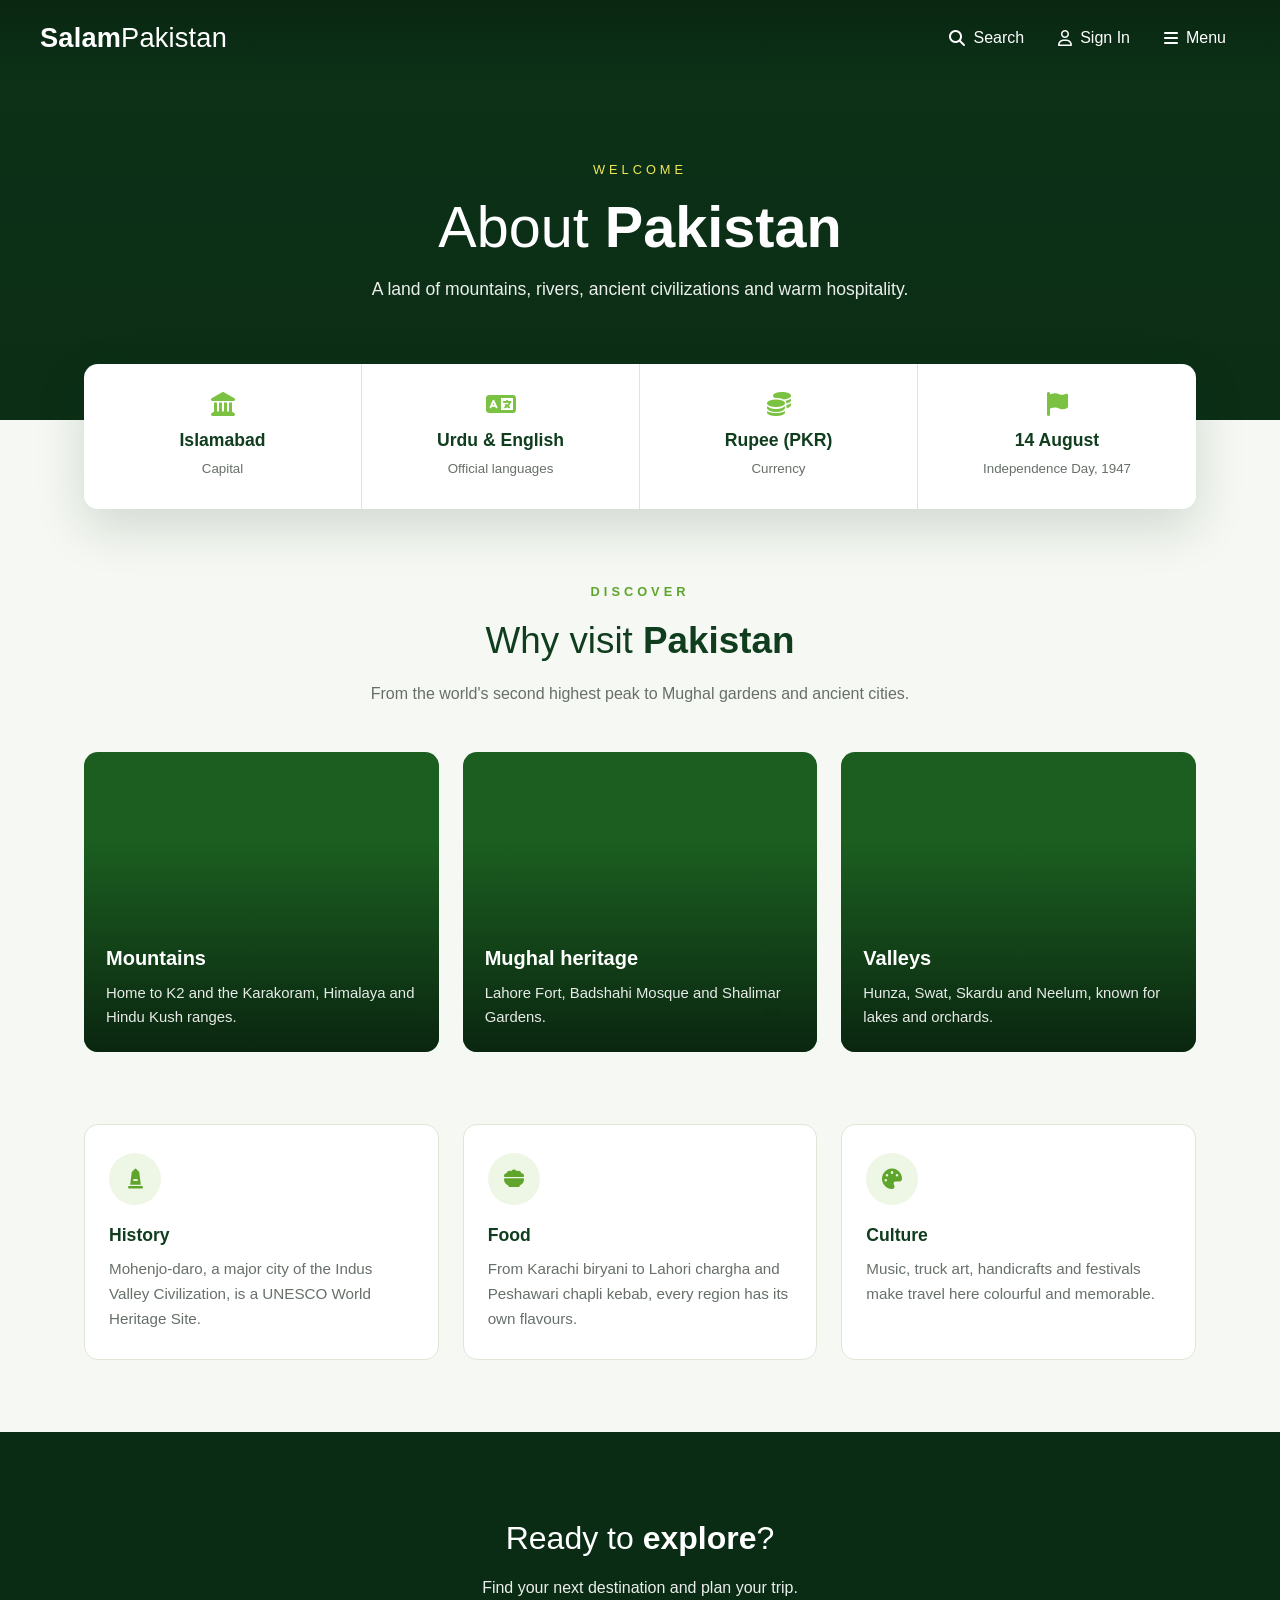
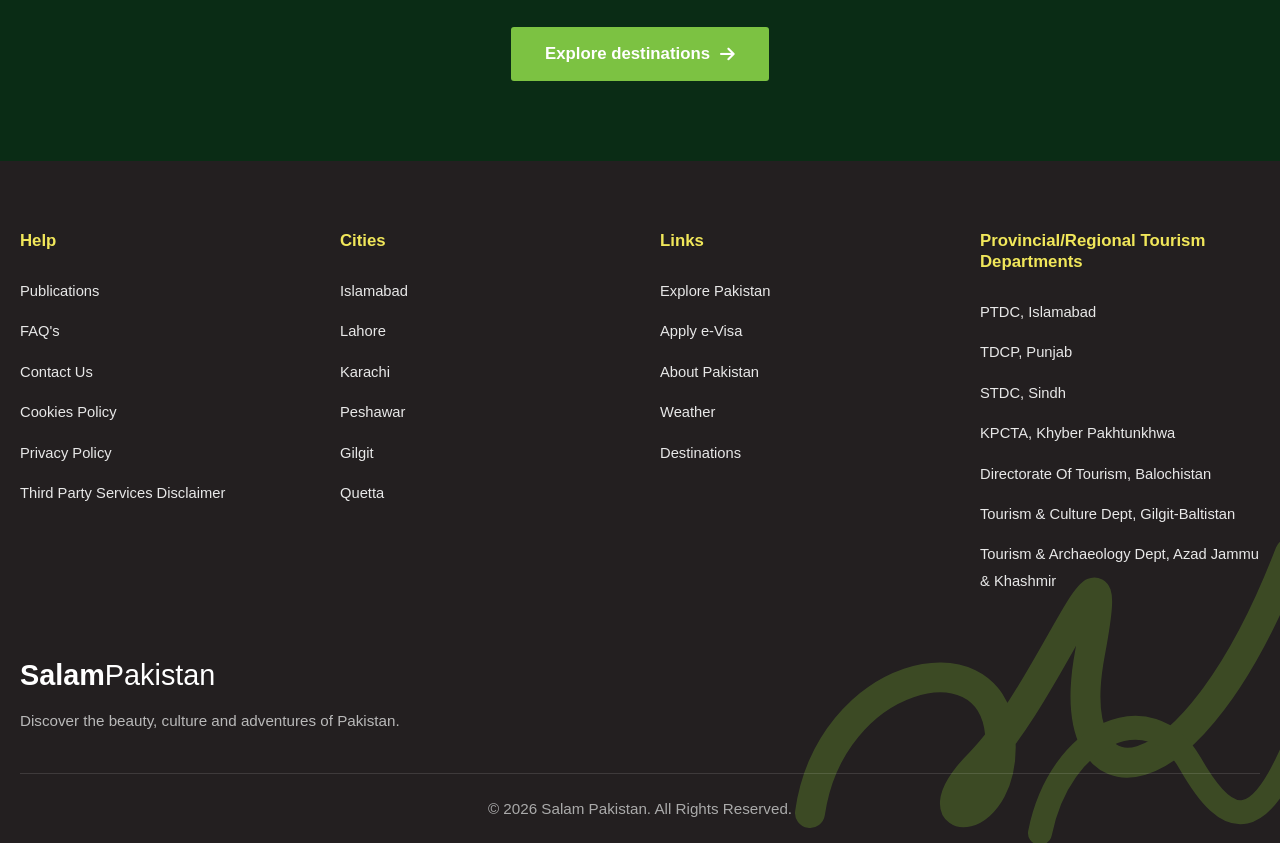
<file: about.html>
<!DOCTYPE html>
<html lang="en">
<head>
    <meta charset="UTF-8">
    <meta name="viewport" content="width=device-width, initial-scale=1.0">
    <title>About Pakistan | Salam Pakistan</title>

    <link rel="stylesheet" href="https://cdnjs.cloudflare.com/ajax/libs/font-awesome/6.5.2/css/all.min.css">
    <link rel="stylesheet" href="pages.css">
    <link rel="stylesheet" href="signin.css">
</head>
<body>

<!-- HEADER -->
<header class="header">
    <a class="brand" href="index.html">Salam<span>Pakistan</span></a>

    <div class="header-tools">
        <a href="explore.html" class="hide-sm"><i class="fa-solid fa-magnifying-glass"></i> Search</a>
        <button id="accountBtn"><i class="fa-regular fa-user"></i> Sign In</button>

        <div class="menu-wrapper">
            <button id="menuBtn"><i class="fa-solid fa-bars"></i> Menu</button>
            <div class="menu-dropdown" id="menuDropdown">
                <a href="index.html"><i class="fa-solid fa-house"></i> Home</a>
                <a href="explore.html"><i class="fa-solid fa-compass"></i> Explore Pakistan</a>
                <a href="evisa.html"><i class="fa-solid fa-passport"></i> Apply e-Visa</a>
                <a href="explore.html"><i class="fa-solid fa-map"></i> Travel Guide</a>
                <a href="about.html" class="current"><i class="fa-solid fa-circle-info"></i> About Pakistan</a>
                <a href="contact.html"><i class="fa-solid fa-envelope"></i> Contact Us</a>
            </div>
        </div>
    </div>
</header>

<!--  HERO  -->
<section class="page-hero"
         style="background-image:url('https://images.unsplash.com/photo-1470770841072-f978cf4d019e?auto=format&fit=crop&w=2000&q=85')">
    <div class="page-hero-inner">
        <span class="kicker">Welcome</span>
        <h1>About <b>Pakistan</b></h1>
        <p>A land of mountains, rivers, ancient civilizations and warm hospitality.</p>
    </div>
</section>

<main>


    <div class="wrap">
        <div class="facts">
            <div class="fact"><i class="fa-solid fa-landmark"></i><strong>Islamabad</strong><small>Capital</small></div>
            <div class="fact"><i class="fa-solid fa-language"></i><strong>Urdu &amp; English</strong><small>Official languages</small></div>
            <div class="fact"><i class="fa-solid fa-coins"></i><strong>Rupee (PKR)</strong><small>Currency</small></div>
            <div class="fact"><i class="fa-solid fa-flag"></i><strong>14 August</strong><small>Independence Day, 1947</small></div>
        </div>
    </div>


    <section class="section">
        <div class="wrap">
            <div class="section-heading">
                <p>DISCOVER</p>
                <h2>Why visit <b>Pakistan</b></h2>
                <span>From the world's second highest peak to Mughal gardens and ancient cities.</span>
            </div>

            <div class="grid g3">
                <a class="pcard" href="explore.html"
                   style="background-image:url('https://images.unsplash.com/photo-1589308078059-be1415eab4c3?auto=format&fit=crop&w=900&q=80')">
                    <div>
                        <h3>Mountains</h3>
                        <p>Home to K2 and the Karakoram, Himalaya and Hindu Kush ranges.</p>
                    </div>
                </a>
                <a class="pcard" href="explore.html"
                   style="background-image:url('https://i.pinimg.com/736x/fc/be/71/fcbe710467e195be58f3c8abea0bf368.jpg')">
                    <div>
                        <h3>Mughal heritage</h3>
                        <p>Lahore Fort, Badshahi Mosque and Shalimar Gardens.</p>
                    </div>
                </a>
                <a class="pcard" href="explore.html"
                   style="background-image:url('https://images.unsplash.com/photo-1544735716-392fe2489ffa?auto=format&fit=crop&w=900&q=80')">
                    <div>
                        <h3>Valleys</h3>
                        <p>Hunza, Swat, Skardu and Neelum, known for lakes and orchards.</p>
                    </div>
                </a>
            </div>
        </div>
    </section>


    <section class="section tight">
        <div class="wrap">
            <div class="grid g3">
                <div class="icard">
                    <div class="ico"><i class="fa-solid fa-monument"></i></div>
                    <h3>History</h3>
                    <p>Mohenjo-daro, a major city of the Indus Valley Civilization, is a UNESCO World Heritage Site.</p>
                </div>
                <div class="icard">
                    <div class="ico"><i class="fa-solid fa-bowl-food"></i></div>
                    <h3>Food</h3>
                    <p>From Karachi biryani to Lahori chargha and Peshawari chapli kebab, every region has its own flavours.</p>
                </div>
                <div class="icard">
                    <div class="ico"><i class="fa-solid fa-palette"></i></div>
                    <h3>Culture</h3>
                    <p>Music, truck art, handicrafts and festivals make travel here colourful and memorable.</p>
                </div>
            </div>
        </div>
    </section>

    <section class="cta"
             style="background-image:url('https://images.unsplash.com/photo-1597074866923-dc0589150358?auto=format&fit=crop&w=2000&q=80')">
        <div class="wrap">
            <h2>Ready to <b>explore</b>?</h2>
            <p>Find your next destination and plan your trip.</p>
            <a href="explore.html" class="btn">Explore destinations <i class="fa-solid fa-arrow-right"></i></a>
        </div>
    </section>

</main>
 
<footer class="spf">
    <div class="spf-inner">
        <div class="spf-cols">
            <div class="spf-col">
                <h3>Help</h3>
                <ul>
                    <li><a href="#">Publications</a></li>
                    <li><a href="#">FAQ's</a></li>
                    <li><a href="contact.html">Contact Us</a></li>
                    <li><a href="#">Cookies Policy</a></li>
                    <li><a href="#">Privacy Policy</a></li>
                    <li><a href="#">Third Party Services Disclaimer</a></li>
                </ul>
            </div>
            <div class="spf-col">
                <h3>Cities</h3>
                <ul>
                    <li><a href="explore.html">Islamabad</a></li>
                    <li><a href="explore.html">Lahore</a></li>
                    <li><a href="explore.html">Karachi</a></li>
                    <li><a href="explore.html">Peshawar</a></li>
                    <li><a href="explore.html">Gilgit</a></li>
                    <li><a href="explore.html">Quetta</a></li>
                </ul>
            </div>
            <div class="spf-col">
                <h3>Links</h3>
                <ul>
                    <li><a href="explore.html">Explore Pakistan</a></li>
                    <li><a href="evisa.html">Apply e-Visa</a></li>
                    <li><a href="about.html">About Pakistan</a></li>
                    <li><a href="index.html#weather">Weather</a></li>
                    <li><a href="index.html#destinations">Destinations</a></li>
                </ul>
            </div>
            <div class="spf-col">
                <h3>Provincial/Regional Tourism Departments</h3>
                <ul>
                    <li><a href="#">PTDC, Islamabad</a></li>
                    <li><a href="#">TDCP, Punjab</a></li>
                    <li><a href="#">STDC, Sindh</a></li>
                    <li><a href="#">KPCTA, Khyber Pakhtunkhwa</a></li>
                    <li><a href="#">Directorate Of Tourism, Balochistan</a></li>
                    <li><a href="#">Tourism &amp; Culture Dept, Gilgit-Baltistan</a></li>
                    <li><a href="#">Tourism &amp; Archaeology Dept, Azad Jammu &amp; Khashmir</a></li>
                </ul>
            </div>
        </div>

        <div class="spf-brand">
            <a class="spf-logo" href="index.html">Salam<span>Pakistan</span></a>
            <p>Discover the beauty, culture and adventures of Pakistan.</p>
        </div>
    </div>

    <svg class="spf-art" viewBox="0 0 520 420" fill="none" aria-hidden="true">
        <path d="M20 380 C 40 240, 200 200, 210 300 S 120 400, 190 330 S 330 60, 300 220 S 400 380, 500 120"
              stroke="#5b7f2b" stroke-width="30" stroke-linecap="round"/>
        <path d="M250 400 C 270 300, 360 260, 400 330 S 470 400, 510 300"
              stroke="#5b7f2b" stroke-width="24" stroke-linecap="round"/>
    </svg>

    <p class="spf-copy">&copy; 2026 Salam Pakistan. All Rights Reserved.</p>
</footer>

<script src="pages.js"></script>
<script src="signin.js"></script>
</body>
</html>
</file>
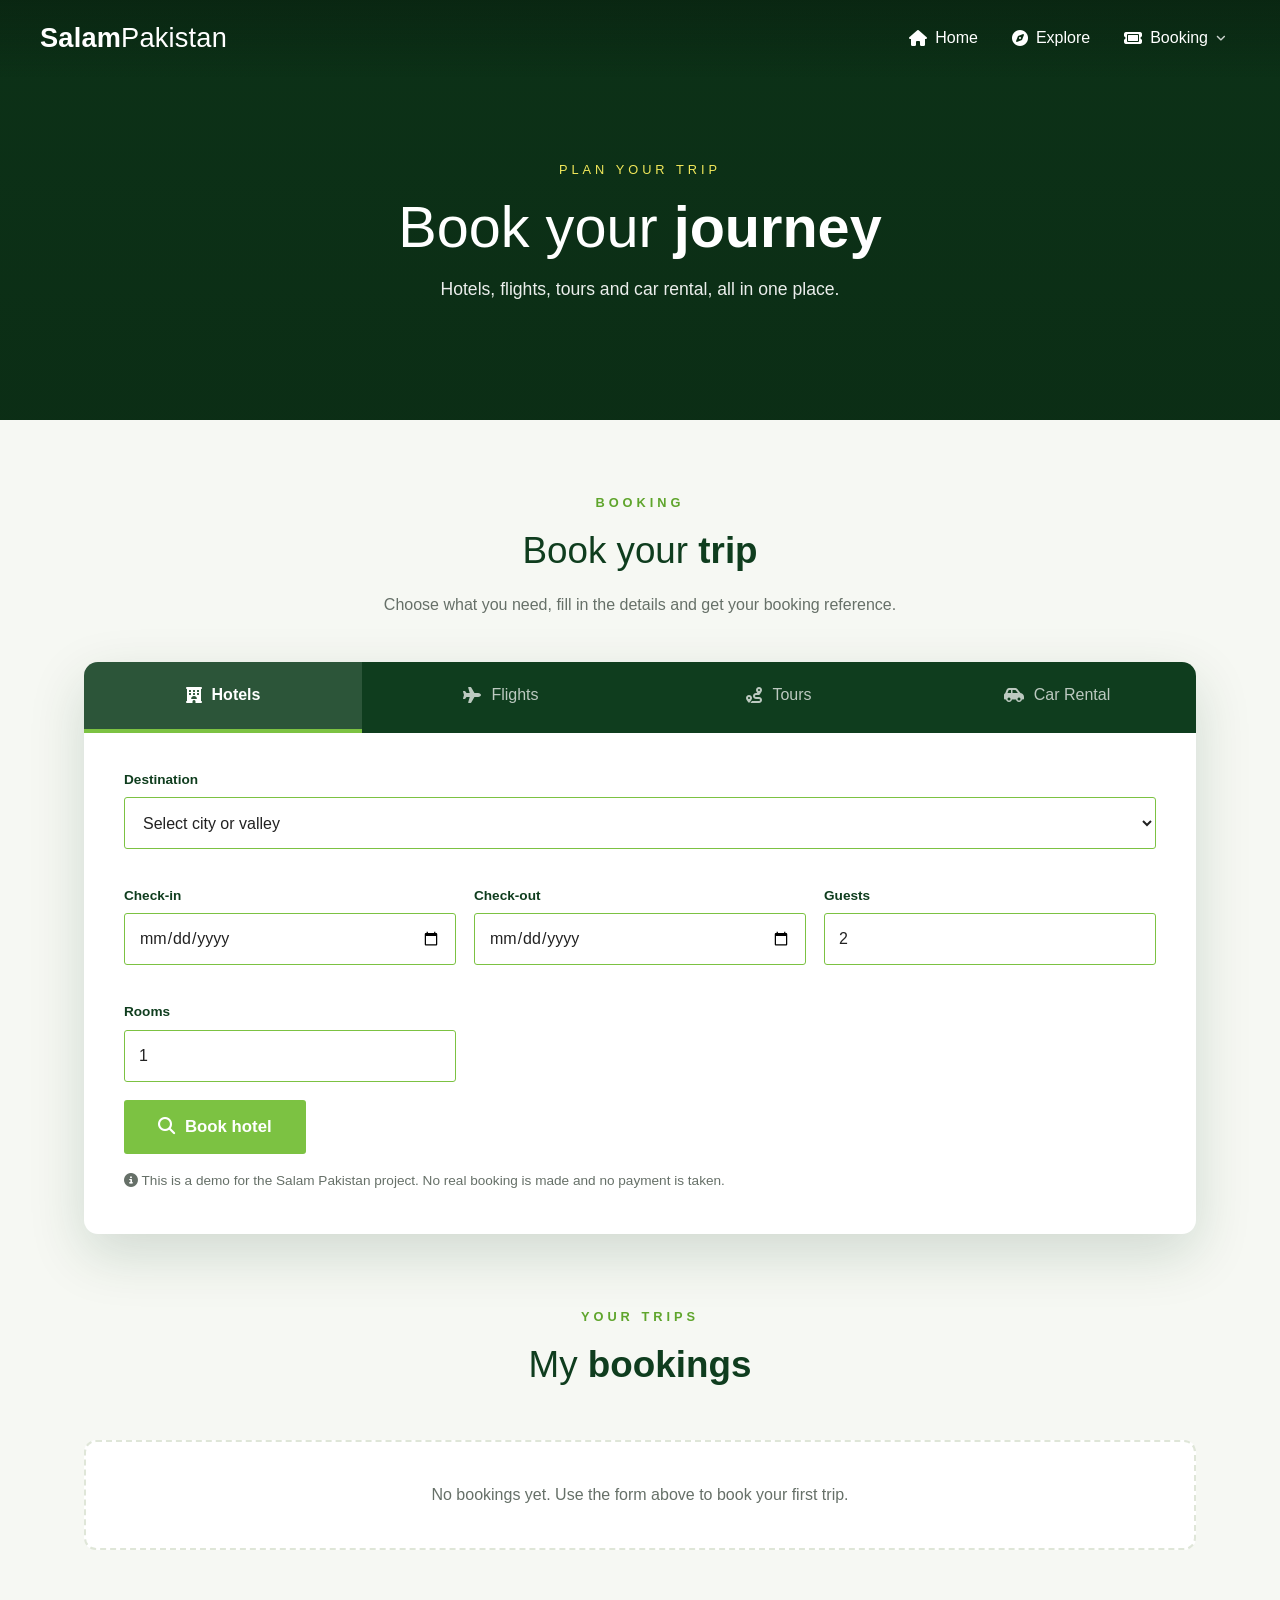
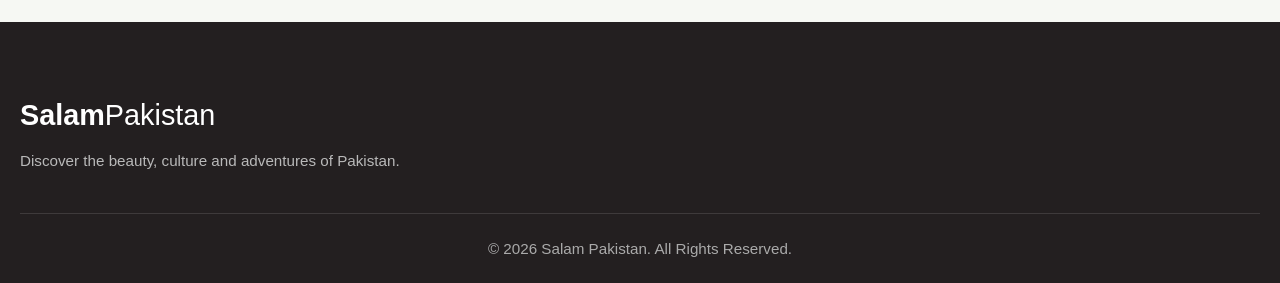
<file: booking.html>
<!DOCTYPE html>
<html lang="en">
<head>
    <meta charset="UTF-8">
    <meta name="viewport" content="width=device-width, initial-scale=1.0">
    <title>Booking | Salam Pakistan</title>

    <link rel="stylesheet" href="https://cdnjs.cloudflare.com/ajax/libs/font-awesome/6.5.2/css/all.min.css">
    <link rel="stylesheet" href="booking.css">
</head>
<body>

<!-- ================= HEADER ================= -->
<header class="header">
    <a class="brand" href="index.html">Salam<span>Pakistan</span></a>

    <div class="header-tools">
        <a href="index.html" class="hide-sm"><i class="fa-solid fa-house"></i> Home</a>
        <a href="explore.html" class="hide-sm"><i class="fa-solid fa-compass"></i> Explore</a>

        <div class="menu-wrapper">
            <button id="bookBtn"><i class="fa-solid fa-ticket"></i> Booking <i class="fa-solid fa-angle-down small-caret"></i></button>
            <div class="menu-dropdown" id="bookDropdown">
                <a href="#booking" data-tab-link="hotels"><i class="fa-solid fa-hotel"></i> Hotels</a>
                <a href="#booking" data-tab-link="flights"><i class="fa-solid fa-plane"></i> Flights</a>
                <a href="#booking" data-tab-link="tours"><i class="fa-solid fa-route"></i> Tour Packages</a>
                <a href="#booking" data-tab-link="cars"><i class="fa-solid fa-car-side"></i> Car Rental</a>
            </div>
        </div>
    </div>
</header>

<!--HERO -->
<section class="page-hero"
         style="background-image:url('https://images.unsplash.com/photo-1464822759023-fed622ff2c3b?auto=format&fit=crop&w=2000&q=85')">
    <div class="page-hero-inner">
        <span class="kicker">Plan your trip</span>
        <h1>Book your <b>journey</b></h1>
        <p>Hotels, flights, tours and car rental, all in one place.</p>
    </div>
</section>

<main>
    <section class="section anchor" id="booking">
        <div class="wrap">
            <div class="section-heading">
                <p>BOOKING</p>
                <h2>Book your <b>trip</b></h2>
                <span>Choose what you need, fill in the details and get your booking reference.</span>
            </div>

            <div class="bk">

                <div class="bk-tabs">
                    <button type="button" class="bk-tab active" data-tab="hotels"><i class="fa-solid fa-hotel"></i> <span>Hotels</span></button>
                    <button type="button" class="bk-tab" data-tab="flights"><i class="fa-solid fa-plane"></i> <span>Flights</span></button>
                    <button type="button" class="bk-tab" data-tab="tours"><i class="fa-solid fa-route"></i> <span>Tours</span></button>
                    <button type="button" class="bk-tab" data-tab="cars"><i class="fa-solid fa-car-side"></i> <span>Car Rental</span></button>
                </div>

                <div class="bk-body">

                    <!-- HOTELS -->
                    <form class="bk-form active" data-form="hotels" novalidate>
                        <div class="bk-grid">
                            <div class="field full">
                                <label for="h_city">Destination</label>
                                <select id="h_city" name="h_city">
                                    <option value="">Select city or valley</option>
                                    <option>Islamabad</option><option>Lahore</option><option>Karachi</option>
                                    <option>Peshawar</option><option>Murree</option><option>Hunza</option>
                                    <option>Skardu</option><option>Swat</option><option>Naran</option>
                                </select>
                                <div class="err">Please choose a destination.</div>
                            </div>
                            <div class="field">
                                <label for="h_in">Check-in</label>
                                <input type="date" id="h_in" name="h_in">
                                <div class="err">Choose a check-in date.</div>
                            </div>
                            <div class="field">
                                <label for="h_out">Check-out</label>
                                <input type="date" id="h_out" name="h_out">
                                <div class="err">Check-out must be after check-in.</div>
                            </div>
                            <div class="field">
                                <label for="h_guests">Guests</label>
                                <input type="number" id="h_guests" name="h_guests" value="2" min="1" max="12">
                                <div class="err">Enter 1 to 12 guests.</div>
                            </div>
                            <div class="field">
                                <label for="h_rooms">Rooms</label>
                                <input type="number" id="h_rooms" name="h_rooms" value="1" min="1" max="6">
                                <div class="err">Enter 1 to 6 rooms.</div>
                            </div>
                        </div>
                        <button type="submit" class="btn"><i class="fa-solid fa-magnifying-glass"></i> Book hotel</button>
                    </form>

                    <!-- FLIGHTS -->
                    <form class="bk-form" data-form="flights" novalidate>
                        <div class="radio-row">
                            <label><input type="radio" name="trip" value="return" checked> Return</label>
                            <label><input type="radio" name="trip" value="one-way"> One way</label>
                        </div>
                        <div class="bk-grid">
                            <div class="field">
                                <label for="f_from">From</label>
                                <select id="f_from" name="f_from">
                                    <option value="">Select city</option>
                                    <option>Islamabad</option><option>Lahore</option><option>Karachi</option>
                                    <option>Peshawar</option><option>Quetta</option><option>Multan</option>
                                    <option>Faisalabad</option><option>Sialkot</option><option>Skardu</option><option>Gilgit</option>
                                </select>
                                <div class="err">Choose where you fly from.</div>
                            </div>
                            <div class="field">
                                <label for="f_to">To</label>
                                <select id="f_to" name="f_to">
                                    <option value="">Select city</option>
                                    <option>Islamabad</option><option>Lahore</option><option>Karachi</option>
                                    <option>Peshawar</option><option>Quetta</option><option>Multan</option>
                                    <option>Faisalabad</option><option>Sialkot</option><option>Skardu</option><option>Gilgit</option>
                                </select>
                                <div class="err">Choose a different destination.</div>
                            </div>
                            <div class="field">
                                <label for="f_cabin">Class</label>
                                <select id="f_cabin" name="f_cabin">
                                    <option>Economy</option><option>Premium Economy</option><option>Business</option>
                                </select>
                            </div>
                            <div class="field">
                                <label for="f_dep">Departure</label>
                                <input type="date" id="f_dep" name="f_dep">
                                <div class="err">Choose a departure date.</div>
                            </div>
                            <div class="field">
                                <label for="f_ret">Return</label>
                                <input type="date" id="f_ret" name="f_ret">
                                <div class="err">Return must be on or after departure.</div>
                            </div>
                            <div class="field">
                                <label for="f_pax">Passengers</label>
                                <input type="number" id="f_pax" name="f_pax" value="1" min="1" max="9">
                                <div class="err">Enter 1 to 9 passengers.</div>
                            </div>
                        </div>
                        <button type="submit" class="btn"><i class="fa-solid fa-plane-departure"></i> Book flight</button>
                    </form>

                    <!-- TOURS -->
                    <form class="bk-form" data-form="tours" novalidate>
                        <div class="bk-grid">
                            <div class="field full">
                                <label for="t_pkg">Tour package</label>
                                <select id="t_pkg" name="t_pkg">
                                    <option value="">Select a package</option>
                                    <option>Hunza Explorer (5 days)</option>
                                    <option>Skardu and Deosai (6 days)</option>
                                    <option>Swat and Kalam (4 days)</option>
                                    <option>Naran Kaghan (3 days)</option>
                                    <option>Lahore Heritage (2 days)</option>
                                </select>
                                <div class="err">Please choose a package.</div>
                            </div>
                            <div class="field">
                                <label for="t_start">Start date</label>
                                <input type="date" id="t_start" name="t_start">
                                <div class="err">Choose a start date.</div>
                            </div>
                            <div class="field">
                                <label for="t_pax">Travellers</label>
                                <input type="number" id="t_pax" name="t_pax" value="2" min="1" max="20">
                                <div class="err">Enter 1 to 20 travellers.</div>
                            </div>
                        </div>
                        <button type="submit" class="btn"><i class="fa-solid fa-route"></i> Book tour</button>
                    </form>

                    <!-- CAR RENTAL -->
                    <form class="bk-form" data-form="cars" novalidate>
                        <div class="bk-grid">
                            <div class="field">
                                <label for="c_city">Pick-up city</label>
                                <select id="c_city" name="c_city">
                                    <option value="">Select city</option>
                                    <option>Islamabad</option><option>Lahore</option><option>Karachi</option>
                                    <option>Peshawar</option><option>Gilgit</option><option>Skardu</option>
                                </select>
                                <div class="err">Please choose a city.</div>
                            </div>
                            <div class="field">
                                <label for="c_pick">Pick-up date</label>
                                <input type="date" id="c_pick" name="c_pick">
                                <div class="err">Choose a pick-up date.</div>
                            </div>
                            <div class="field">
                                <label for="c_drop">Return date</label>
                                <input type="date" id="c_drop" name="c_drop">
                                <div class="err">Return must be on or after pick-up.</div>
                            </div>
                            <div class="field">
                                <label for="c_type">Car type</label>
                                <select id="c_type" name="c_type">
                                    <option value="">Select type</option>
                                    <option>Sedan</option><option>SUV</option><option>4x4 Jeep</option><option>Van</option>
                                </select>
                                <div class="err">Please choose a car type.</div>
                            </div>
                        </div>
                        <label class="check">
                            <input type="checkbox" name="c_driver">
                            <span>Include a driver</span>
                        </label>
                        <button type="submit" class="btn"><i class="fa-solid fa-car-side"></i> Book car</button>
                    </form>

                    <p class="bk-note"><i class="fa-solid fa-circle-info"></i> This is a demo for the Salam Pakistan project. No real booking is made and no payment is taken.</p>
                </div>

                <div class="result" id="bkResult"></div>
            </div>
        </div>
    </section>

    <!-- MY BOOKINGS -->
    <section class="section tight">
        <div class="wrap">
            <div class="section-heading">
                <p>YOUR TRIPS</p>
                <h2>My <b>bookings</b></h2>
            </div>
            <div class="bk-list" id="bkList"></div>
            <div class="bk-none" id="bkNone">No bookings yet. Use the form above to book your first trip.</div>
        </div>
    </section>

</main>

<!--  FOOTER  -->
<footer class="spf">
    <div class="spf-inner">
        <div class="spf-brand" style="margin-top:0">
            <a class="spf-logo" href="index.html">Salam<span>Pakistan</span></a>
            <p>Discover the beauty, culture and adventures of Pakistan.</p>
        </div>
    </div>
    <p class="spf-copy">&copy; 2026 Salam Pakistan. All Rights Reserved.</p>
</footer>

<script src="booking.js"></script>
</body>
</html>
</file>
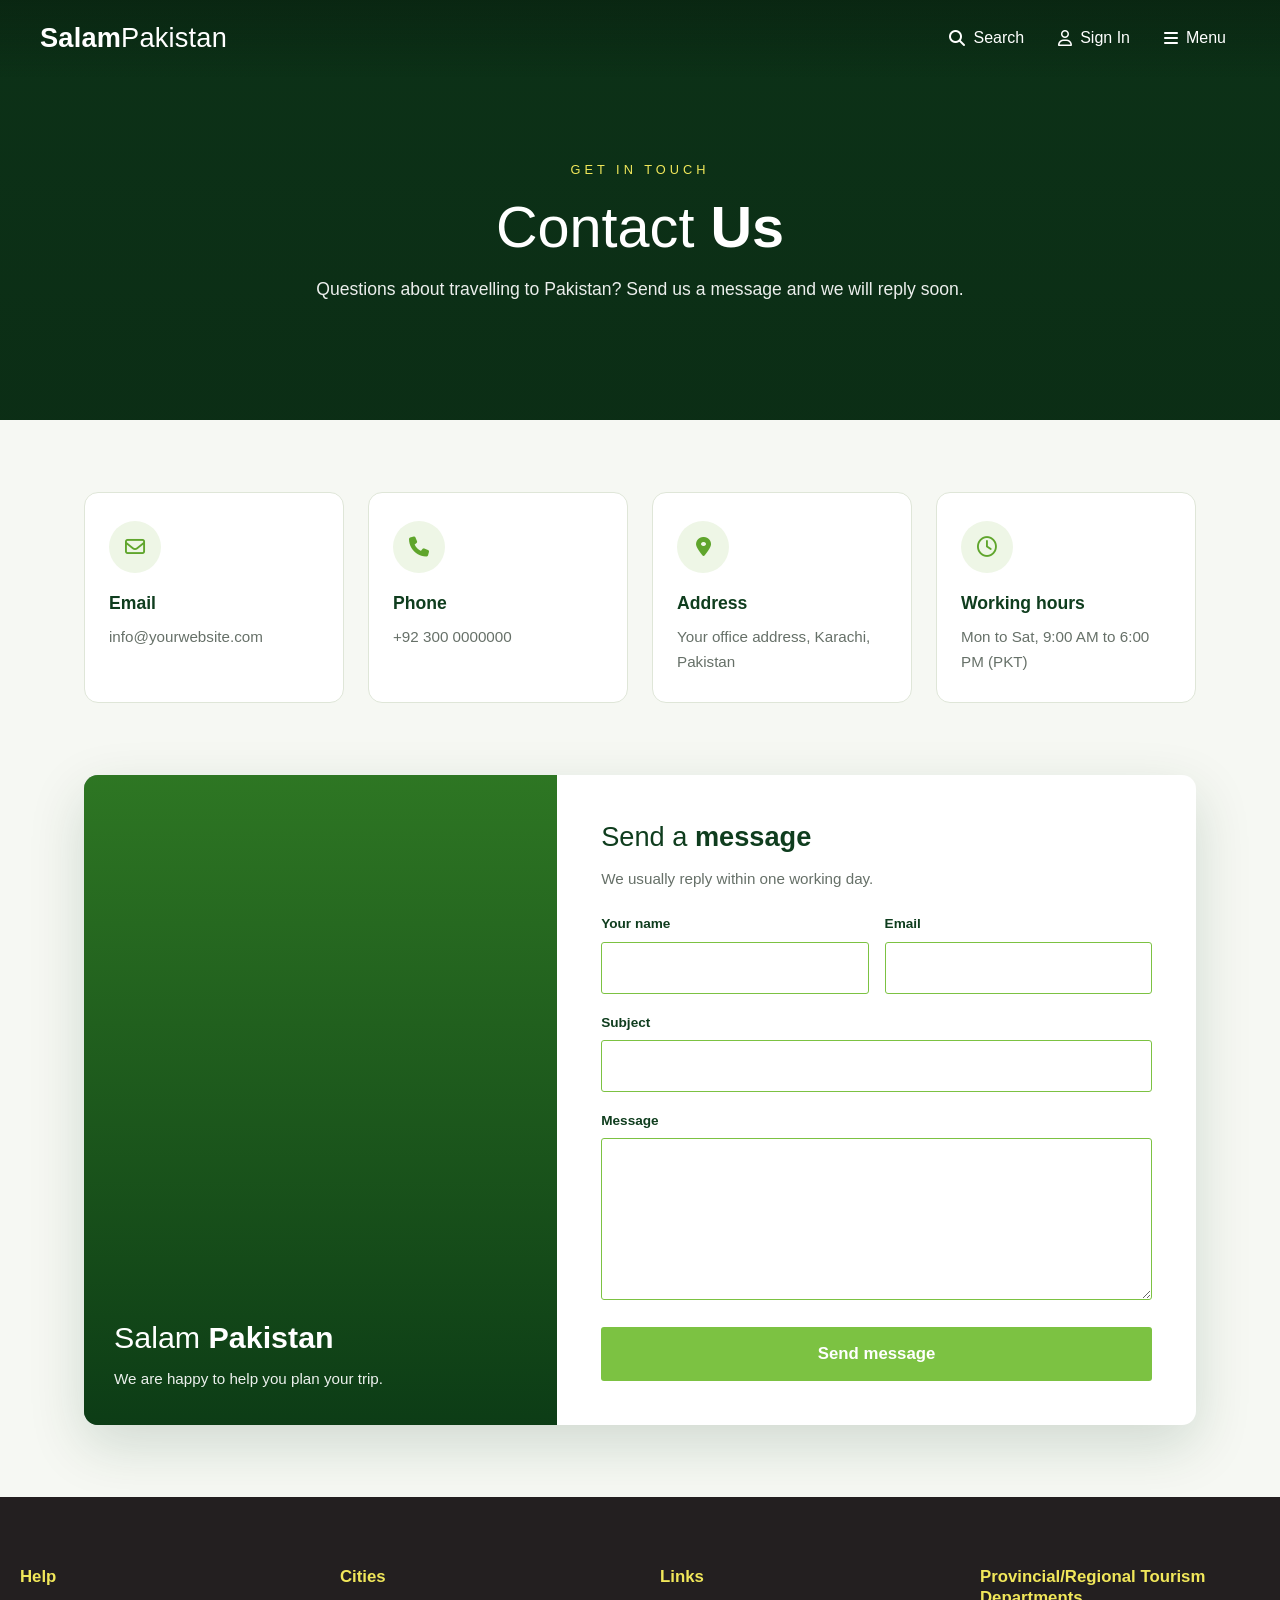
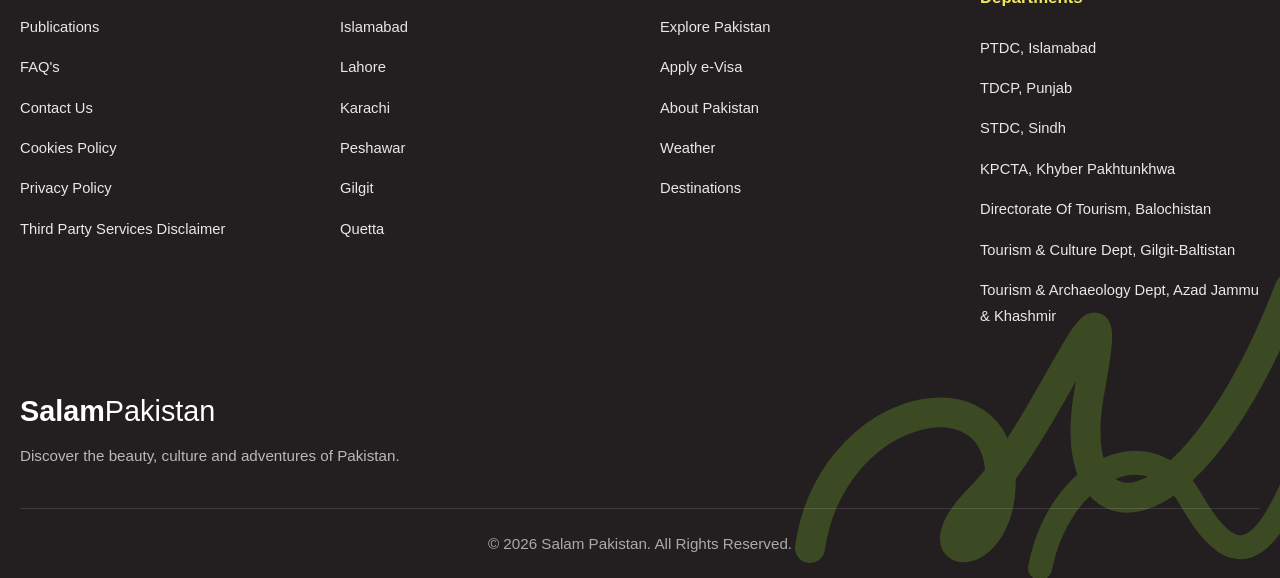
<file: contact.html>
<!DOCTYPE html>
<html lang="en">
<head>
    <meta charset="UTF-8">
    <meta name="viewport" content="width=device-width, initial-scale=1.0">
    <title>Contact Us | Salam Pakistan</title>

    <link rel="stylesheet" href="https://cdnjs.cloudflare.com/ajax/libs/font-awesome/6.5.2/css/all.min.css">
    <link rel="stylesheet" href="pages.css">
    <link rel="stylesheet" href="signin.css">
</head>
<body>

<!--  HEADER -->
<header class="header">
    <a class="brand" href="index.html">Salam<span>Pakistan</span></a>

    <div class="header-tools">
        <a href="explore.html" class="hide-sm"><i class="fa-solid fa-magnifying-glass"></i> Search</a>
        <button id="accountBtn"><i class="fa-regular fa-user"></i> Sign In</button>

        <div class="menu-wrapper">
            <button id="menuBtn"><i class="fa-solid fa-bars"></i> Menu</button>
            <div class="menu-dropdown" id="menuDropdown">
                <a href="index.html"><i class="fa-solid fa-house"></i> Home</a>
                <a href="explore.html"><i class="fa-solid fa-compass"></i> Explore Pakistan</a>
                <a href="evisa.html"><i class="fa-solid fa-passport"></i> Apply e-Visa</a>
                <a href="explore.html"><i class="fa-solid fa-map"></i> Travel Guide</a>
                <a href="about.html"><i class="fa-solid fa-circle-info"></i> About Pakistan</a>
                <a href="contact.html" class="current"><i class="fa-solid fa-envelope"></i> Contact Us</a>
            </div>
        </div>
    </div>
</header>

<!--  HERO -->
<section class="page-hero"
         style="background-image:url('https://images.unsplash.com/photo-1597074866923-dc0589150358?auto=format&fit=crop&w=2000&q=85')">
    <div class="page-hero-inner">
        <span class="kicker">Get in touch</span>
        <h1>Contact <b>Us</b></h1>
        <p>Questions about travelling to Pakistan? Send us a message and we will reply soon.</p>
    </div>
</section>

<main>

    <!-- INFO  -->
    <section class="section">
        <div class="wrap">
            <div class="grid g4">
                <div class="icard">
                    <div class="ico"><i class="fa-regular fa-envelope"></i></div>
                    <h3>Email</h3>
                    <p>info@yourwebsite.com</p>
                </div>
                <div class="icard">
                    <div class="ico"><i class="fa-solid fa-phone"></i></div>
                    <h3>Phone</h3>
                    <p>+92 300 0000000</p>
                </div>
                <div class="icard">
                    <div class="ico"><i class="fa-solid fa-location-dot"></i></div>
                    <h3>Address</h3>
                    <p>Your office address, Karachi, Pakistan</p>
                </div>
                <div class="icard">
                    <div class="ico"><i class="fa-regular fa-clock"></i></div>
                    <h3>Working hours</h3>
                    <p>Mon to Sat, 9:00 AM to 6:00 PM (PKT)</p>
                </div>
            </div>
        </div>
    </section>

    <!--  FORM  -->
    <section class="section tight">
        <div class="wrap">
            <div class="panel">

                <div class="panel-side"
                     style="background-image:url('https://images.unsplash.com/photo-1464822759023-fed622ff2c3b?auto=format&fit=crop&w=1000&q=80')">
                    <div>
                        <h2>Salam <b>Pakistan</b></h2>
                        <p>We are happy to help you plan your trip.</p>
                    </div>
                </div>

                <div class="panel-main">
                    <h2>Send a <b>message</b></h2>
                    <p class="sub">We usually reply within one working day.</p>

                    <form id="contactForm" novalidate>
                        <div class="row">
                            <div class="field">
                                <label for="name">Your name</label>
                                <input type="text" id="name" name="name">
                                <div class="err">Please enter your name.</div>
                            </div>
                            <div class="field">
                                <label for="cemail">Email</label>
                                <input type="email" id="cemail" name="email">
                                <div class="err">Please enter a valid email.</div>
                            </div>
                        </div>

                        <div class="field">
                            <label for="subject">Subject</label>
                            <input type="text" id="subject" name="subject">
                            <div class="err">Please enter a subject.</div>
                        </div>

                        <div class="field">
                            <label for="message">Message</label>
                            <textarea id="message" name="message" rows="5"></textarea>
                            <div class="err">Message must be at least 10 characters.</div>
                        </div>

                        <button type="submit" class="btn full">Send message</button>
                    </form>

                    <div class="result" id="contactResult">
                        <i class="fa-solid fa-circle-check"></i>
                        <h3>Message sent</h3>
                        <p>Thank you for contacting us. We will reply soon.</p>
                    </div>
                </div>

            </div>
        </div>
    </section>

</main>

<!--  FOOTER  -->
<footer class="spf">
    <div class="spf-inner">
        <div class="spf-cols">
            <div class="spf-col">
                <h3>Help</h3>
                <ul>
                    <li><a href="#">Publications</a></li>
                    <li><a href="#">FAQ's</a></li>
                    <li><a href="contact.html">Contact Us</a></li>
                    <li><a href="#">Cookies Policy</a></li>
                    <li><a href="#">Privacy Policy</a></li>
                    <li><a href="#">Third Party Services Disclaimer</a></li>
                </ul>
            </div>
            <div class="spf-col">
                <h3>Cities</h3>
                <ul>
                    <li><a href="explore.html">Islamabad</a></li>
                    <li><a href="explore.html">Lahore</a></li>
                    <li><a href="explore.html">Karachi</a></li>
                    <li><a href="explore.html">Peshawar</a></li>
                    <li><a href="explore.html">Gilgit</a></li>
                    <li><a href="explore.html">Quetta</a></li>
                </ul>
            </div>
            <div class="spf-col">
                <h3>Links</h3>
                <ul>
                    <li><a href="explore.html">Explore Pakistan</a></li>
                    <li><a href="evisa.html">Apply e-Visa</a></li>
                    <li><a href="about.html">About Pakistan</a></li>
                    <li><a href="index.html#weather">Weather</a></li>
                    <li><a href="index.html#destinations">Destinations</a></li>
                </ul>
            </div>
            <div class="spf-col">
                <h3>Provincial/Regional Tourism Departments</h3>
                <ul>
                    <li><a href="#">PTDC, Islamabad</a></li>
                    <li><a href="#">TDCP, Punjab</a></li>
                    <li><a href="#">STDC, Sindh</a></li>
                    <li><a href="#">KPCTA, Khyber Pakhtunkhwa</a></li>
                    <li><a href="#">Directorate Of Tourism, Balochistan</a></li>
                    <li><a href="#">Tourism &amp; Culture Dept, Gilgit-Baltistan</a></li>
                    <li><a href="#">Tourism &amp; Archaeology Dept, Azad Jammu &amp; Khashmir</a></li>
                </ul>
            </div>
        </div>

        <div class="spf-brand">
            <a class="spf-logo" href="index.html">Salam<span>Pakistan</span></a>
            <p>Discover the beauty, culture and adventures of Pakistan.</p>
        </div>
    </div>

    <svg class="spf-art" viewBox="0 0 520 420" fill="none" aria-hidden="true">
        <path d="M20 380 C 40 240, 200 200, 210 300 S 120 400, 190 330 S 330 60, 300 220 S 400 380, 500 120"
              stroke="#5b7f2b" stroke-width="30" stroke-linecap="round"/>
        <path d="M250 400 C 270 300, 360 260, 400 330 S 470 400, 510 300"
              stroke="#5b7f2b" stroke-width="24" stroke-linecap="round"/>
    </svg>

    <p class="spf-copy">&copy; 2026 Salam Pakistan. All Rights Reserved.</p>
</footer>

<script src="pages.js"></script>
<script src="signin.js"></script>
</body>
</html>
</file>
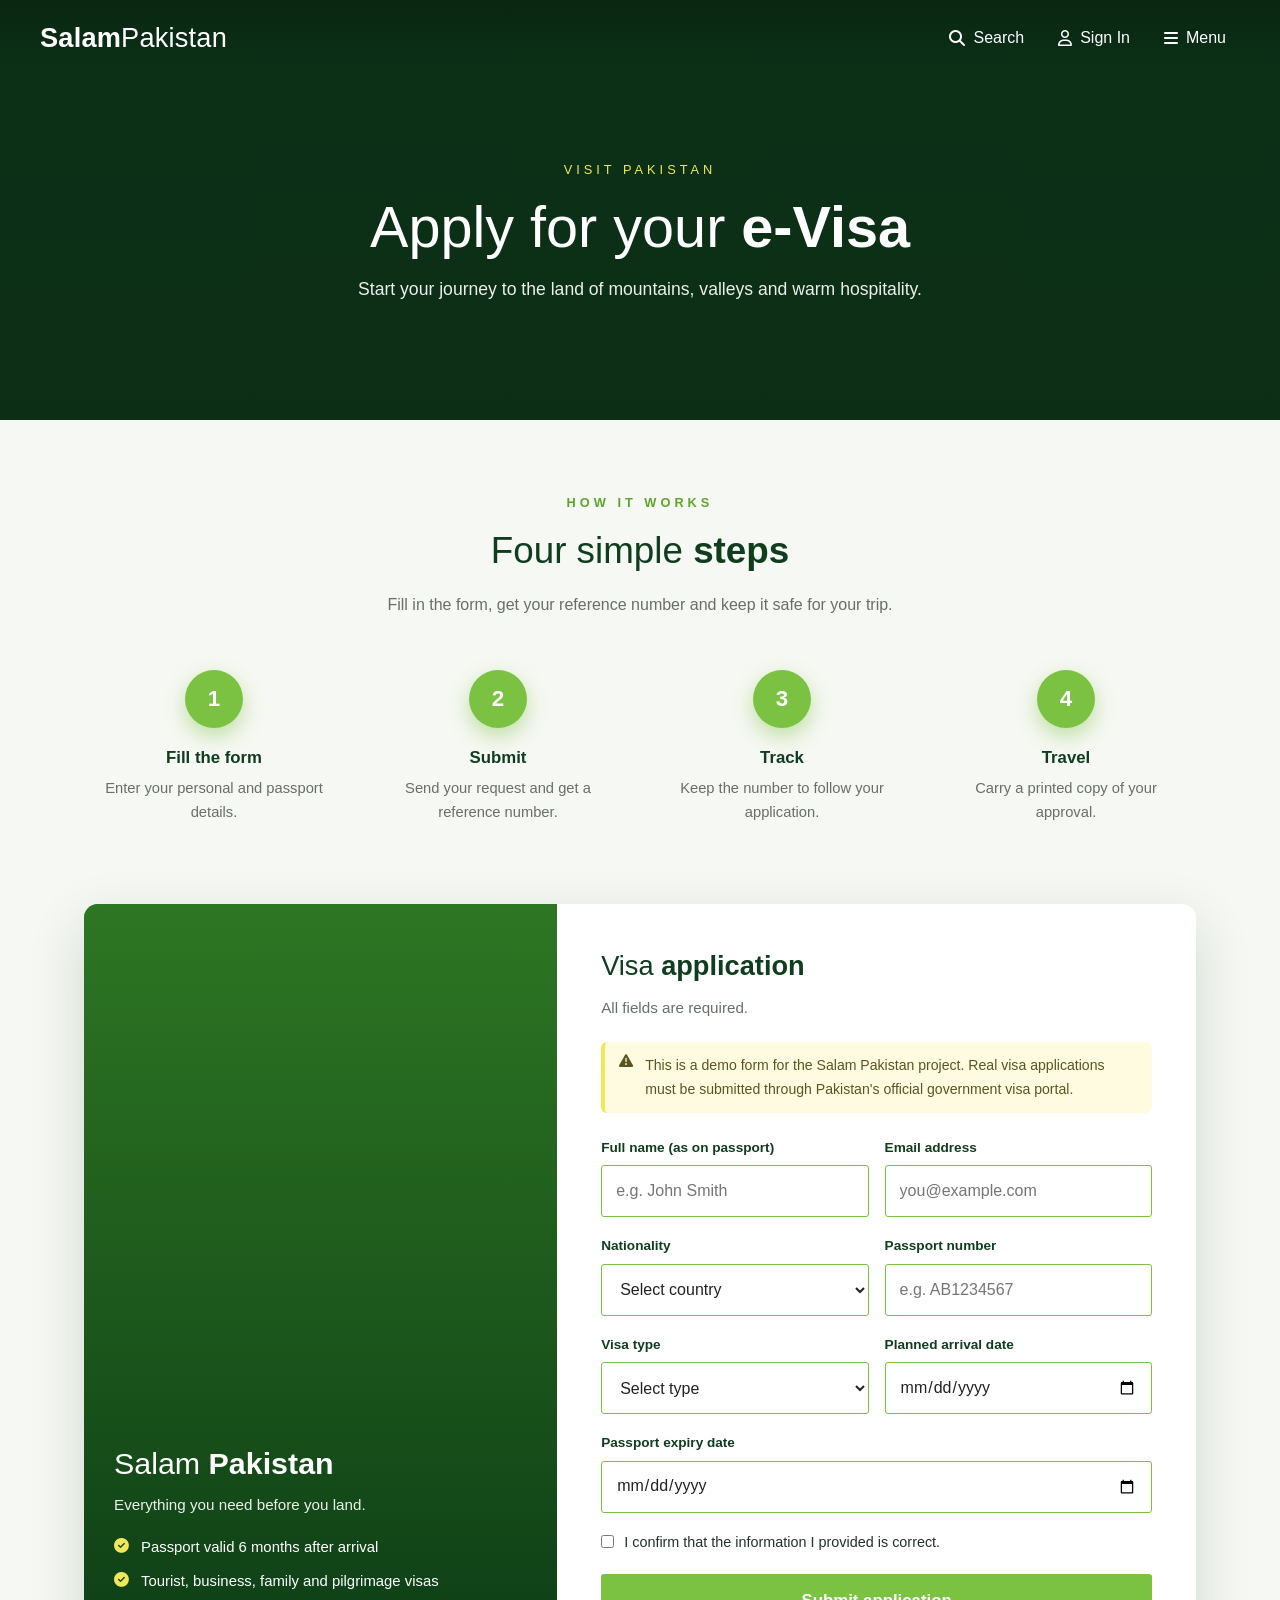
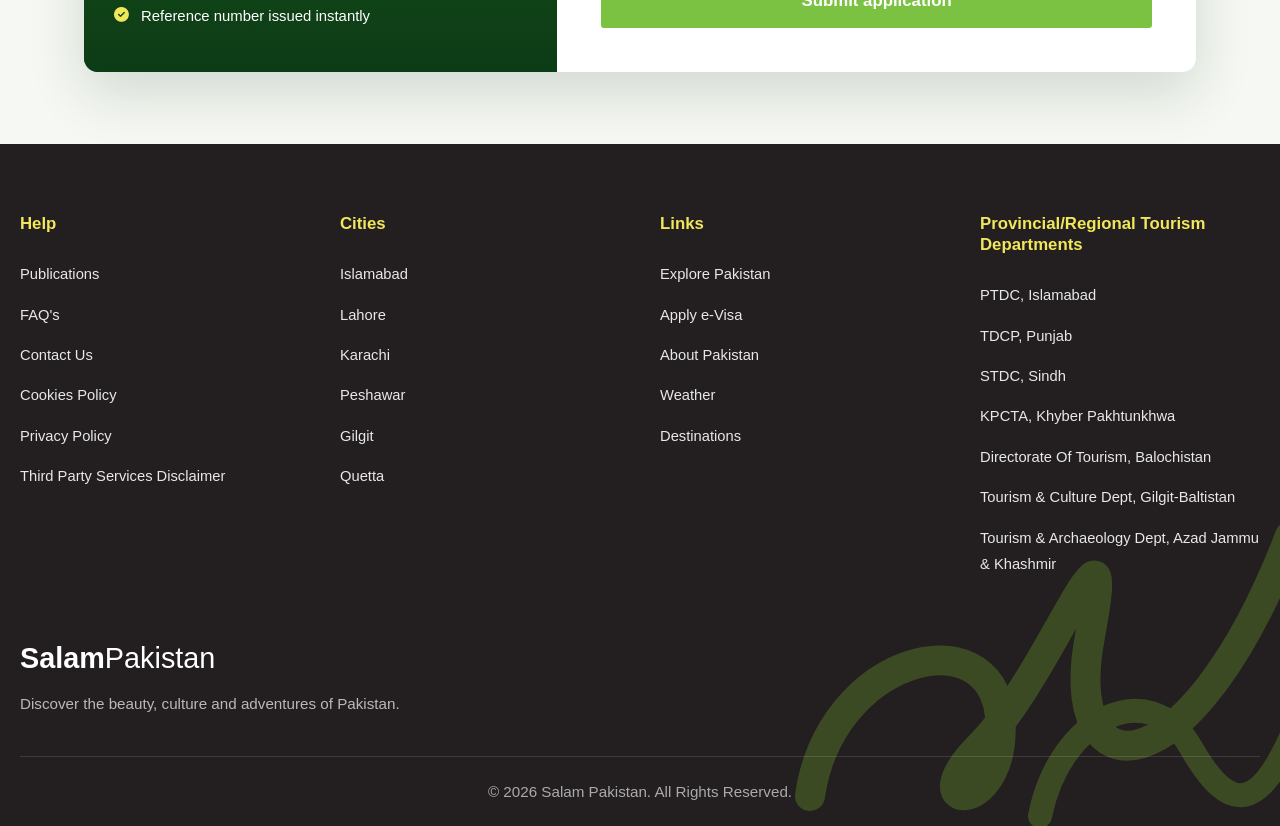
<file: evisa.html>
<!DOCTYPE html>
<html lang="en">
<head>
    <meta charset="UTF-8">
    <meta name="viewport" content="width=device-width, initial-scale=1.0">
    <title>Apply e-Visa | Salam Pakistan</title>

    <link rel="stylesheet" href="https://cdnjs.cloudflare.com/ajax/libs/font-awesome/6.5.2/css/all.min.css">
    <link rel="stylesheet" href="pages.css">
    <link rel="stylesheet" href="signin.css">
</head>
<body>

<!--  HEADER -->
<header class="header">
    <a class="brand" href="index.html">Salam<span>Pakistan</span></a>

    <div class="header-tools">
        <a href="explore.html" class="hide-sm"><i class="fa-solid fa-magnifying-glass"></i> Search</a>
        <button id="accountBtn"><i class="fa-regular fa-user"></i> Sign In</button>

        <div class="menu-wrapper">
            <button id="menuBtn"><i class="fa-solid fa-bars"></i> Menu</button>
            <div class="menu-dropdown" id="menuDropdown">
                <a href="index.html"><i class="fa-solid fa-house"></i> Home</a>
                <a href="explore.html"><i class="fa-solid fa-compass"></i> Explore Pakistan</a>
                <a href="evisa.html" class="current"><i class="fa-solid fa-passport"></i> Apply e-Visa</a>
                <a href="explore.html"><i class="fa-solid fa-map"></i> Travel Guide</a>
                <a href="about.html"><i class="fa-solid fa-circle-info"></i> About Pakistan</a>
                <a href="contact.html"><i class="fa-solid fa-envelope"></i> Contact Us</a>
            </div>
        </div>
    </div>
</header>

<section class="page-hero"
         style="background-image:url('https://images.unsplash.com/photo-1464822759023-fed622ff2c3b?auto=format&fit=crop&w=2000&q=85')">
    <div class="page-hero-inner">
        <span class="kicker">Visit Pakistan</span>
        <h1>Apply for your <b>e-Visa</b></h1>
        <p>Start your journey to the land of mountains, valleys and warm hospitality.</p>
    </div>
</section>

<main>

    <section class="section">
        <div class="wrap">
            <div class="section-heading">
                <p>HOW IT WORKS</p>
                <h2>Four simple <b>steps</b></h2>
                <span>Fill in the form, get your reference number and keep it safe for your trip.</span>
            </div>

            <div class="steps">
                <div class="step"><h3>Fill the form</h3><p>Enter your personal and passport details.</p></div>
                <div class="step"><h3>Submit</h3><p>Send your request and get a reference number.</p></div>
                <div class="step"><h3>Track</h3><p>Keep the number to follow your application.</p></div>
                <div class="step"><h3>Travel</h3><p>Carry a printed copy of your approval.</p></div>
            </div>
        </div>
    </section>

    <section class="section tight">
        <div class="wrap">
            <div class="panel">

                <div class="panel-side"
                     style="background-image:url('https://images.unsplash.com/photo-1597074866923-dc0589150358?auto=format&fit=crop&w=1000&q=80')">
                    <div>
                        <h2>Salam <b>Pakistan</b></h2>
                        <p>Everything you need before you land.</p>
                        <ul>
                            <li><i class="fa-solid fa-circle-check"></i> Passport valid 6 months after arrival</li>
                            <li><i class="fa-solid fa-circle-check"></i> Tourist, business, family and pilgrimage visas</li>
                            <li><i class="fa-solid fa-circle-check"></i> Reference number issued instantly</li>
                        </ul>
                    </div>
                </div>

                <div class="panel-main">
                    <h2>Visa <b>application</b></h2>
                    <p class="sub">All fields are required.</p>

                    <div class="notice">
                        <i class="fa-solid fa-triangle-exclamation"></i>
                        <span>This is a demo form for the Salam Pakistan project. Real visa applications must be submitted through Pakistan's official government visa portal.</span>
                    </div>

                    <form id="visaForm" novalidate>
                        <div class="row">
                            <div class="field">
                                <label for="fullName">Full name (as on passport)</label>
                                <input type="text" id="fullName" name="fullName" placeholder="e.g. John Smith">
                                <div class="err">Please enter your full name.</div>
                            </div>
                            <div class="field">
                                <label for="email">Email address</label>
                                <input type="email" id="email" name="email" placeholder="you@example.com">
                                <div class="err">Please enter a valid email.</div>
                            </div>
                        </div>

                        <div class="row">
                            <div class="field">
                                <label for="nationality">Nationality</label>
                                <select id="nationality" name="nationality">
                                    <option value="">Select country</option>
                                    <option>Australia</option>
                                    <option>Canada</option>
                                    <option>China</option>
                                    <option>France</option>
                                    <option>Germany</option>
                                    <option>Italy</option>
                                    <option>Japan</option>
                                    <option>Saudi Arabia</option>
                                    <option>Turkey</option>
                                    <option>United Arab Emirates</option>
                                    <option>United Kingdom</option>
                                    <option>United States</option>
                                    <option>Other</option>
                                </select>
                                <div class="err">Please select your nationality.</div>
                            </div>
                            <div class="field">
                                <label for="passport">Passport number</label>
                                <input type="text" id="passport" name="passport" placeholder="e.g. AB1234567">
                                <div class="err">Enter 6 to 12 letters or numbers.</div>
                            </div>
                        </div>

                        <div class="row">
                            <div class="field">
                                <label for="visaType">Visa type</label>
                                <select id="visaType" name="visaType">
                                    <option value="">Select type</option>
                                    <option>Tourist</option>
                                    <option>Business</option>
                                    <option>Family / Friends visit</option>
                                    <option>Religious / Pilgrimage</option>
                                </select>
                                <div class="err">Please select a visa type.</div>
                            </div>
                            <div class="field">
                                <label for="arrival">Planned arrival date</label>
                                <input type="date" id="arrival" name="arrival">
                                <div class="err">Choose a date from today onwards.</div>
                            </div>
                        </div>

                        <div class="field">
                            <label for="expiry">Passport expiry date</label>
                            <input type="date" id="expiry" name="expiry">
                            <div class="err">Passport must be valid for at least 6 months after arrival.</div>
                        </div>

                        <label class="check">
                            <input type="checkbox" id="agree" name="agree">
                            <span>I confirm that the information I provided is correct.</span>
                        </label>

                        <button type="submit" class="btn full">Submit application</button>
                    </form>

                    <div class="result" id="visaResult">
                        <i class="fa-solid fa-circle-check"></i>
                        <h3>Application received</h3>
                        <p>Thank you, <strong id="resultName"></strong>. Your reference number is:</p>
                        <p class="ref" id="refNumber"></p>
                        <p>Please save this number.</p>
                    </div>
                </div>

            </div>
        </div>
    </section>

</main>

<!-- FOOTER -->
<footer class="spf">
    <div class="spf-inner">
        <div class="spf-cols">
            <div class="spf-col">
                <h3>Help</h3>
                <ul>
                    <li><a href="#">Publications</a></li>
                    <li><a href="#">FAQ's</a></li>
                    <li><a href="contact.html">Contact Us</a></li>
                    <li><a href="#">Cookies Policy</a></li>
                    <li><a href="#">Privacy Policy</a></li>
                    <li><a href="#">Third Party Services Disclaimer</a></li>
                </ul>
            </div>
            <div class="spf-col">
                <h3>Cities</h3>
                <ul>
                    <li><a href="explore.html">Islamabad</a></li>
                    <li><a href="explore.html">Lahore</a></li>
                    <li><a href="explore.html">Karachi</a></li>
                    <li><a href="explore.html">Peshawar</a></li>
                    <li><a href="explore.html">Gilgit</a></li>
                    <li><a href="explore.html">Quetta</a></li>
                </ul>
            </div>
            <div class="spf-col">
                <h3>Links</h3>
                <ul>
                    <li><a href="explore.html">Explore Pakistan</a></li>
                    <li><a href="evisa.html">Apply e-Visa</a></li>
                    <li><a href="about.html">About Pakistan</a></li>
                    <li><a href="index.html#weather">Weather</a></li>
                    <li><a href="index.html#destinations">Destinations</a></li>
                </ul>
            </div>
            <div class="spf-col">
                <h3>Provincial/Regional Tourism Departments</h3>
                <ul>
                    <li><a href="#">PTDC, Islamabad</a></li>
                    <li><a href="#">TDCP, Punjab</a></li>
                    <li><a href="#">STDC, Sindh</a></li>
                    <li><a href="#">KPCTA, Khyber Pakhtunkhwa</a></li>
                    <li><a href="#">Directorate Of Tourism, Balochistan</a></li>
                    <li><a href="#">Tourism &amp; Culture Dept, Gilgit-Baltistan</a></li>
                    <li><a href="#">Tourism &amp; Archaeology Dept, Azad Jammu &amp; Khashmir</a></li>
                </ul>
            </div>
        </div>

        <div class="spf-brand">
            <a class="spf-logo" href="index.html">Salam<span>Pakistan</span></a>
            <p>Discover the beauty, culture and adventures of Pakistan.</p>
        </div>
    </div>

    <svg class="spf-art" viewBox="0 0 520 420" fill="none" aria-hidden="true">
        <path d="M20 380 C 40 240, 200 200, 210 300 S 120 400, 190 330 S 330 60, 300 220 S 400 380, 500 120"
              stroke="#5b7f2b" stroke-width="30" stroke-linecap="round"/>
        <path d="M250 400 C 270 300, 360 260, 400 330 S 470 400, 510 300"
              stroke="#5b7f2b" stroke-width="24" stroke-linecap="round"/>
    </svg>

    <p class="spf-copy">&copy; 2026 Salam Pakistan. All Rights Reserved.</p>
</footer>

<script src="pages.js"></script>
<script src="signin.js"></script>
</body>
</html>
</file>
<file: pages.css>
:root {
  --lime: #7cc242;
  --lime-dark: #5fa52c;
  --forest: #0f3d1e;
  --forest-2: #1b5e20;
  --ink: #231f20;
  --text: #25302a;
  --muted: #667068;
  --paper: #f6f8f3;
  --line: #dfe6d8;
  --yellow: #f1e75a;
  --error: #c0392b;
}

* { box-sizing: border-box; margin: 0; padding: 0; }
html { scroll-behavior: smooth; }

body {
  font-family: Arial, Helvetica, sans-serif;
  background: var(--paper);
  color: var(--text);
  line-height: 1.65;
}
a { color: inherit; text-decoration: none; }

.header {
  position: fixed;
  top: 0; left: 0; right: 0;
  z-index: 100;
  display: flex;
  align-items: center;
  justify-content: space-between;
  padding: 16px 40px;
  color: #fff;
  background: linear-gradient(rgba(8, 30, 14, .55), rgba(8, 30, 14, 0));
  transition: background .3s, padding .3s, box-shadow .3s;
}
.header.scrolled {
  background: rgba(15, 61, 30, .96);
  padding: 10px 40px;
  box-shadow: 0 4px 18px rgba(0, 0, 0, .25);
  backdrop-filter: blur(6px);
}
.brand { font-size: 1.7rem; font-weight: 700; letter-spacing: .2px; }
.brand span { font-weight: 300; }

.header-tools { display: flex; align-items: center; gap: 6px; }
.header-tools > a,
.header-tools > button,
.menu-wrapper > button {
  display: inline-flex;
  align-items: center;
  gap: 8px;
  background: none;
  border: 0;
  color: #fff;
  font: inherit;
  font-size: 1rem;
  padding: 9px 14px;
  border-radius: 8px;
  cursor: pointer;
  transition: background .2s;
}
.header-tools > a:hover,
.header-tools > button:hover,
.menu-wrapper > button:hover { background: rgba(255, 255, 255, .16); }

.menu-wrapper { position: relative; }
.menu-dropdown {
  position: absolute;
  right: 0;
  top: calc(100% + 10px);
  width: 250px;
  background: #fff;
  border-radius: 10px;
  padding: 8px;
  box-shadow: 0 16px 40px rgba(0, 0, 0, .28);
  display: none;
}
.menu-dropdown.show { display: block; }
.menu-dropdown a {
  display: flex;
  align-items: center;
  gap: 14px;
  padding: 12px 14px;
  color: #333;
  border-radius: 8px;
  font-size: .98rem;
}
.menu-dropdown a i { width: 20px; text-align: center; color: #777; }
.menu-dropdown a:hover { background: #eef6e6; color: var(--forest-2); }
.menu-dropdown a:hover i { color: var(--lime-dark); }
.menu-dropdown a.current { background: #eef6e6; color: var(--forest-2); font-weight: 700; }
.menu-dropdown a.current i { color: var(--lime-dark); }

.page-hero {
  position: relative;
  min-height: 420px;
  display: flex;
  align-items: center;
  justify-content: center;
  text-align: center;
  color: #fff;
  background: var(--forest) center / cover no-repeat;
  padding: 130px 20px 90px;
}
.page-hero::before {
  content: "";
  position: absolute; inset: 0;
  background: linear-gradient(180deg, rgba(10, 40, 18, .55) 0%, rgba(10, 40, 18, .72) 100%);
}
.page-hero-inner { position: relative; max-width: 720px; }
.kicker {
  display: inline-block;
  letter-spacing: 4px;
  font-size: .8rem;
  color: var(--yellow);
  text-transform: uppercase;
  margin-bottom: 14px;
}
.page-hero h1 {
  font-size: clamp(2.2rem, 5vw, 3.6rem);
  font-weight: 300;
  line-height: 1.15;
  margin-bottom: 14px;
}
.page-hero h1 b { font-weight: 800; }
.page-hero p { font-size: 1.1rem; opacity: .92; }

.wrap { max-width: 1160px; margin: 0 auto; padding: 0 24px; }
.section { padding: 72px 0; }
.section.tight { padding-top: 0; }

.section-heading { text-align: center; margin-bottom: 44px; }
.section-heading p {
  color: var(--lime-dark);
  letter-spacing: 4px;
  font-size: .8rem;
  font-weight: 700;
  margin-bottom: 8px;
}
.section-heading h2 {
  font-size: clamp(1.7rem, 3vw, 2.3rem);
  font-weight: 300;
  color: var(--forest);
}
.section-heading h2 b { font-weight: 800; }
.section-heading span { display: block; max-width: 560px; margin: 10px auto 0; color: var(--muted); }

.grid { display: grid; gap: 24px; }
.g2 { grid-template-columns: repeat(2, 1fr); }
.g3 { grid-template-columns: repeat(3, 1fr); }
.g4 { grid-template-columns: repeat(4, 1fr); }

.facts {
  position: relative;
  margin-top: -56px;
  z-index: 2;
  background: #fff;
  border-radius: 14px;
  box-shadow: 0 18px 50px rgba(15, 61, 30, .16);
  display: grid;
  grid-template-columns: repeat(4, 1fr);
}
.fact { padding: 28px 18px; text-align: center; border-right: 1px solid var(--line); }
.fact:last-child { border-right: 0; }
.fact i { font-size: 1.5rem; color: var(--lime); margin-bottom: 10px; }
.fact strong { display: block; color: var(--forest); font-size: 1.1rem; }
.fact small { color: var(--muted); }

.pcard {
  position: relative;
  min-height: 300px;
  border-radius: 14px;
  overflow: hidden;
  color: #fff;
  background: var(--forest-2) center / cover no-repeat;
  display: flex;
  align-items: flex-end;
  transition: transform .3s, box-shadow .3s;
}
.pcard::before {
  content: "";
  position: absolute; inset: 0;
  background: linear-gradient(180deg, rgba(0, 0, 0, 0) 30%, rgba(8, 30, 14, .88) 100%);
}
.pcard:hover { transform: translateY(-6px); box-shadow: 0 20px 40px rgba(15, 61, 30, .3); }
.pcard div { position: relative; padding: 22px; }
.pcard h3 { font-size: 1.25rem; margin-bottom: 6px; }
.pcard p { font-size: .93rem; opacity: .9; }


.icard {
  background: #fff;
  border: 1px solid var(--line);
  border-radius: 14px;
  padding: 28px 24px;
  transition: transform .25s, box-shadow .25s;
}
.icard:hover { transform: translateY(-4px); box-shadow: 0 14px 34px rgba(15, 61, 30, .12); }
.icard .ico {
  width: 52px; height: 52px;
  border-radius: 50%;
  background: #eef6e6;
  color: var(--lime-dark);
  display: grid; place-items: center;
  font-size: 1.25rem;
  margin-bottom: 16px;
}
.icard h3 { color: var(--forest); font-size: 1.1rem; margin-bottom: 6px; }
.icard p { color: var(--muted); font-size: .95rem; }

.steps { display: grid; grid-template-columns: repeat(4, 1fr); gap: 24px; counter-reset: s; }
.step { text-align: center; padding: 8px 10px; }
.step::before {
  counter-increment: s;
  content: counter(s);
  display: grid; place-items: center;
  width: 58px; height: 58px;
  margin: 0 auto 16px;
  border-radius: 50%;
  background: var(--lime);
  color: #fff;
  font-size: 1.4rem;
  font-weight: 700;
  box-shadow: 0 8px 20px rgba(124, 194, 66, .45);
}
.step h3 { color: var(--forest); font-size: 1.05rem; margin-bottom: 4px; }
.step p { color: var(--muted); font-size: .92rem; }

.panel {
  display: grid;
  grid-template-columns: 1fr 1.35fr;
  background: #fff;
  border-radius: 14px;
  overflow: hidden;
  box-shadow: 0 20px 56px rgba(15, 61, 30, .16);
}
.panel-side {
  position: relative;
  min-height: 420px;
  color: #fff;
  background: var(--forest) center / cover no-repeat;
  display: flex;
  align-items: flex-end;
}
.panel-side::before {
  content: "";
  position: absolute; inset: 0;
  background: linear-gradient(rgba(76, 175, 40, .5), rgba(12, 60, 20, .82));
}
.panel-side div { position: relative; padding: 34px 30px; }
.panel-side h2 { font-weight: 300; font-size: 1.9rem; line-height: 1.2; margin-bottom: 10px; }
.panel-side h2 b { font-weight: 800; }
.panel-side p { opacity: .92; font-size: .95rem; }
.panel-side ul { list-style: none; margin-top: 18px; }
.panel-side li { margin-bottom: 10px; display: flex; gap: 12px; align-items: flex-start; font-size: .93rem; }
.panel-side li i { color: var(--yellow); margin-top: 4px; }

.panel-main { padding: 40px 44px 44px; }
.panel-main h2 { color: var(--forest); font-weight: 300; font-size: 1.7rem; margin-bottom: 6px; }
.panel-main h2 b { font-weight: 800; }
.panel-main .sub { color: var(--muted); margin-bottom: 22px; font-size: .95rem; }

.notice {
  display: flex; gap: 12px;
  background: #fffbe0;
  border-left: 4px solid var(--yellow);
  border-radius: 6px;
  padding: 12px 14px;
  font-size: .88rem;
  color: #5b5420;
  margin-bottom: 24px;
}

.row { display: grid; grid-template-columns: repeat(2, 1fr); gap: 16px; }
.field { margin-bottom: 18px; }
.field label { display: block; font-size: .85rem; font-weight: 700; color: var(--forest); margin-bottom: 6px; }
.field input, .field select, .field textarea {
  width: 100%;
  height: 52px;
  padding: 0 14px;
  border: 1px solid var(--lime);
  border-radius: 3px;
  font: inherit;
  font-size: 1rem;
  background: #fff;
  color: #222;
}
.field textarea { height: auto; min-height: 130px; padding: 14px; resize: vertical; }
.field input:focus, .field select:focus, .field textarea:focus {
  outline: 2px solid rgba(124, 194, 66, .45);
}
.field.invalid input, .field.invalid select, .field.invalid textarea { border-color: var(--error); }
.err { display: none; color: var(--error); font-size: .8rem; margin-top: 4px; }
.field.invalid .err { display: block; }

.check { display: flex; gap: 10px; align-items: flex-start; font-size: .9rem; margin-bottom: 20px; }
.check input { margin-top: 4px; accent-color: var(--lime-dark); }

.btn {
  display: inline-flex; align-items: center; justify-content: center; gap: 10px;
  height: 54px;
  padding: 0 34px;
  border: 0;
  border-radius: 3px;
  background: var(--lime);
  color: #fff;
  font: inherit;
  font-size: 1.05rem;
  font-weight: 700;
  cursor: pointer;
  transition: background .2s, transform .2s;
}
.btn:hover { background: var(--lime-dark); transform: translateY(-1px); }
.btn.full { width: 100%; }
.btn.ghost { background: transparent; border: 2px solid #fff; }
.btn.ghost:hover { background: rgba(255, 255, 255, .15); }

.result {
  display: none;
  margin-top: 22px;
  padding: 26px;
  text-align: center;
  background: #eef6e6;
  border: 1px solid var(--lime);
  border-radius: 10px;
}
.result.show { display: block; }
.result i { font-size: 2rem; color: var(--lime-dark); margin-bottom: 8px; }
.result h3 { color: var(--forest); margin-bottom: 4px; }
.result .ref { font-size: 1.6rem; font-weight: 800; color: var(--forest); letter-spacing: 2px; margin: 6px 0; }

.cta {
  position: relative;
  color: #fff;
  text-align: center;
  padding: 80px 20px;
  background: var(--forest) center / cover no-repeat;
}
.cta::before { content: ""; position: absolute; inset: 0; background: rgba(10, 40, 18, .78); }
.cta .wrap { position: relative; }
.cta h2 { font-weight: 300; font-size: 2rem; margin-bottom: 10px; }
.cta h2 b { font-weight: 800; }
.cta p { margin-bottom: 26px; opacity: .92; }

/*  FOOTER  */
.spf {
  position: relative;
  background: #231f20;
  color: #e8e8e8;
  overflow: hidden;
  padding: 70px 20px 0;
}
.spf-inner { position: relative; z-index: 1; max-width: 1320px; margin: 0 auto; }
.spf-cols { display: grid; grid-template-columns: repeat(4, 1fr); gap: 40px; }
.spf-col h3 { color: var(--yellow); font-size: 1.05rem; line-height: 1.25; margin-bottom: 26px; }
.spf-col ul { list-style: none; }
.spf-col li { margin-bottom: 14px; }
.spf-col a { color: #e8e8e8; font-size: .92rem; line-height: 1.5; }
.spf-col a:hover { color: var(--yellow); text-decoration: underline; }
.spf-brand { margin-top: 44px; }
.spf-logo { font-size: 1.8rem; font-weight: 700; color: #fff; }
.spf-logo span { font-weight: 300; }
.spf-brand p { margin-top: 8px; color: #b9b9b9; font-size: .95rem; }
.spf-art { position: absolute; right: -30px; bottom: -10px; width: 520px; max-width: 55%; opacity: .45; pointer-events: none; }
.spf-copy {
  position: relative; z-index: 1;
  max-width: 1320px;
  margin: 40px auto 0;
  padding: 22px 0;
  border-top: 1px solid rgba(255, 255, 255, .12);
  text-align: center;
  color: #aaa;
  font-size: .95rem;
}

/*  RESPONSIVE */
@media (max-width: 960px) {
  .g3, .g4, .steps { grid-template-columns: repeat(2, 1fr); }
  .facts { grid-template-columns: repeat(2, 1fr); }
  .fact:nth-child(2) { border-right: 0; }
  .fact:nth-child(-n+2) { border-bottom: 1px solid var(--line); }
  .panel { grid-template-columns: 1fr; }
  .panel-side { min-height: 240px; }
  .spf-cols { grid-template-columns: repeat(2, 1fr); }
}
@media (max-width: 700px) {
  .header, .header.scrolled { padding: 12px 18px; }
  .header-tools .hide-sm { display: none; }
  .g2, .g3, .g4, .steps, .row { grid-template-columns: 1fr; }
  .panel-main { padding: 28px 22px 32px; }
  .page-hero { min-height: 340px; padding-top: 110px; }
  .section { padding: 52px 0; }
}
@media (max-width: 520px) {
  .spf { padding-top: 50px; }
  .spf-cols { grid-template-columns: 1fr; gap: 30px; }
}
</file>
<file: signin.css>
/* Salam Pakistan - Sign In */
.sp-overlay {
  position: fixed;
  inset: 0;
  z-index: 9999;
  background: rgba(10, 22, 40, .72);
  display: none;
  align-items: center;
  justify-content: center;
  padding: 16px;
}
.sp-overlay.open { display: flex; }

.sp-modal {
  position: relative;
  width: min(900px, 100%);
  max-height: 94vh;
  background: #fff;
  display: grid;
  grid-template-columns: 1fr 1.15fr;
  overflow: hidden;
  border-radius: 6px;
  box-shadow: 0 20px 60px rgba(0, 0, 0, .45);
  font-family: Arial, Helvetica, sans-serif;
}
.sp-side {
  position: relative;
  min-height: 520px;
  background:
    linear-gradient(rgba(76, 175, 40, .55), rgba(20, 90, 20, .55)),
    url("https://images.unsplash.com/photo-1464822759023-fed622ff2c3b?auto=format&fit=crop&w=1000&q=80")
    center / cover no-repeat;
  display: flex;
  align-items: center;
  justify-content: center;
}
.sp-side h2 {
  color: #fff;
  font-size: 2.1rem;
  font-weight: 300;
  letter-spacing: .5px;
}
.sp-side h2 b { font-weight: 800; }

/* ---------- Right form panel ---------- */
.sp-main { padding: 30px 44px 36px; overflow-y: auto; }

.sp-close {
  position: absolute;
  top: 10px;
  right: 14px;
  background: none;
  border: 0;
  font-size: 1.5rem;
  line-height: 1;
  color: #666;
  cursor: pointer;
}
.sp-close:hover { color: #000; }

.sp-tabs { display: flex; margin-bottom: 36px; }
.sp-tab {
  flex: 1;
  background: none;
  border: 0;
  border-bottom: 1px solid #cfd8c8;
  padding: 10px 0 16px;
  font-size: 1.1rem;
  color: #111;
  cursor: pointer;
}
.sp-tab.active {
  color: #7cc242;
  border-bottom: 2px solid #7cc242;
}

.sp-form { display: none; }
.sp-form.active { display: block; }

.sp-field {
  position: relative;
  margin-bottom: 18px;
}
.sp-field > i.lead {
  position: absolute;
  left: 14px;
  top: 50%;
  transform: translateY(-50%);
  color: #444;
  font-size: 1rem;
}
.sp-field input {
  width: 100%;
  height: 54px;
  padding: 0 44px 0 44px;
  border: 1px solid #7cc242;
  border-radius: 3px;
  font-size: 1.05rem;
  color: #222;
  background: #fff;
}
.sp-field input::placeholder { color: #777; }
.sp-field input:focus {
  outline: 2px solid rgba(124, 194, 66, .45);
}
.sp-eye {
  position: absolute;
  right: 12px;
  top: 50%;
  transform: translateY(-50%);
  background: none;
  border: 0;
  color: #666;
  cursor: pointer;
  font-size: 1rem;
}

.sp-forgot {
  display: block;
  margin: -8px 0 10px;
  text-align: center;
  background: none;
  border: 0;
  width: 100%;
  font-size: .9rem;
  color: #111;
  cursor: pointer;
}
.sp-forgot:hover { text-decoration: underline; }

.sp-submit {
  width: 100%;
  height: 54px;
  border: 0;
  border-radius: 3px;
  background: #7cc242;
  color: #fff;
  font-size: 1.05rem;
  font-weight: 700;
  cursor: pointer;
  transition: background .2s;
}
.sp-submit:hover { background: #5fa52c; }
.sp-submit:disabled { background: #b5dc82; cursor: wait; }

.sp-msg {
  min-height: 22px;
  margin-bottom: 10px;
  font-size: .92rem;
  text-align: center;
}
.sp-msg.error { color: #c0392b; }
.sp-msg.success { color: #2e7d32; }

#accountBtn.logged-in { font-weight: 700; }

@media (max-width: 760px) {
  .sp-modal { grid-template-columns: 1fr; }
  .sp-side { display: none; }
  .sp-main { padding: 28px 22px 30px; }
}
</file>
<file: booking.css>
:root {
    --lime: #7cc242;
    --lime-dark: #5fa52c;
    --forest: #0f3d1e;
    --forest-2: #1b5e20;
    --ink: #231f20;
    --text: #25302a;
    --muted: #667068;
    --paper: #f6f8f3;
    --line: #dfe6d8;
    --yellow: #f1e75a;
    --error: #c0392b;
}

* {
    box-sizing: border-box;
    margin: 0;
    padding: 0;
}

html {
    scroll-behavior: smooth;
}

body {
    font-family: Arial, Helvetica, sans-serif;
    background: var(--paper);
    color: var(--text);
    line-height: 1.65;
}

a {
    color: inherit;
    text-decoration: none;
}

.header {
    position: fixed;
    top: 0;
    left: 0;
    right: 0;
    z-index: 100;
    display: flex;
    align-items: center;
    justify-content: space-between;
    padding: 16px 40px;
    color: #fff;
    background: linear-gradient(rgba(8, 30, 14, .55), rgba(8, 30, 14, 0));
    transition: background .3s, padding .3s, box-shadow .3s;
}

.header.scrolled {
    background: rgba(15, 61, 30, .96);
    padding: 10px 40px;
    box-shadow: 0 4px 18px rgba(0, 0, 0, .25);
    backdrop-filter: blur(6px);
}

.brand {
    font-size: 1.7rem;
    font-weight: 700;
    letter-spacing: .2px;
}

.brand span {
    font-weight: 300;
}

.header-tools {
    display: flex;
    align-items: center;
    gap: 6px;
}

.header-tools>a,
.header-tools>button,
.menu-wrapper>button {
    display: inline-flex;
    align-items: center;
    gap: 8px;
    background: none;
    border: 0;
    color: #fff;
    font: inherit;
    font-size: 1rem;
    padding: 9px 14px;
    border-radius: 8px;
    cursor: pointer;
    transition: background .2s;
}

.header-tools>a:hover,
.header-tools>button:hover,
.menu-wrapper>button:hover {
    background: rgba(255, 255, 255, .16);
}

.menu-wrapper {
    position: relative;
}

.menu-dropdown {
    position: absolute;
    right: 0;
    top: calc(100% + 10px);
    width: 250px;
    background: #fff;
    border-radius: 10px;
    padding: 8px;
    box-shadow: 0 16px 40px rgba(0, 0, 0, .28);
    display: none;
}

.menu-dropdown.show {
    display: block;
}

.menu-dropdown a {
    display: flex;
    align-items: center;
    gap: 14px;
    padding: 12px 14px;
    color: #333;
    border-radius: 8px;
    font-size: .98rem;
}

.menu-dropdown a i {
    width: 20px;
    text-align: center;
    color: #777;
}

.menu-dropdown a:hover {
    background: #eef6e6;
    color: var(--forest-2);
}

.menu-dropdown a:hover i {
    color: var(--lime-dark);
}

.menu-dropdown a.current {
    background: #eef6e6;
    color: var(--forest-2);
    font-weight: 700;
}

.menu-dropdown a.current i {
    color: var(--lime-dark);
}
.page-hero {
    position: relative;
    min-height: 420px;
    display: flex;
    align-items: center;
    justify-content: center;
    text-align: center;
    color: #fff;
    background: var(--forest) center / cover no-repeat;
    padding: 130px 20px 90px;
}

.page-hero::before {
    content: "";
    position: absolute;
    inset: 0;
    background: linear-gradient(180deg, rgba(10, 40, 18, .55) 0%, rgba(10, 40, 18, .72) 100%);
}

.page-hero-inner {
    position: relative;
    max-width: 720px;
}

.kicker {
    display: inline-block;
    letter-spacing: 4px;
    font-size: .8rem;
    color: var(--yellow);
    text-transform: uppercase;
    margin-bottom: 14px;
}

.page-hero h1 {
    font-size: clamp(2.2rem, 5vw, 3.6rem);
    font-weight: 300;
    line-height: 1.15;
    margin-bottom: 14px;
}

.page-hero h1 b {
    font-weight: 800;
}

.page-hero p {
    font-size: 1.1rem;
    opacity: .92;
}
.wrap {
    max-width: 1160px;
    margin: 0 auto;
    padding: 0 24px;
}

.section {
    padding: 72px 0;
}

.section.tight {
    padding-top: 0;
}

.section-heading {
    text-align: center;
    margin-bottom: 44px;
}

.section-heading p {
    color: var(--lime-dark);
    letter-spacing: 4px;
    font-size: .8rem;
    font-weight: 700;
    margin-bottom: 8px;
}

.section-heading h2 {
    font-size: clamp(1.7rem, 3vw, 2.3rem);
    font-weight: 300;
    color: var(--forest);
}

.section-heading h2 b {
    font-weight: 800;
}

.section-heading span {
    display: block;
    max-width: 560px;
    margin: 10px auto 0;
    color: var(--muted);
}

.grid {
    display: grid;
    gap: 24px;
}

.g2 {
    grid-template-columns: repeat(2, 1fr);
}

.g3 {
    grid-template-columns: repeat(3, 1fr);
}

.g4 {
    grid-template-columns: repeat(4, 1fr);
}

.facts {
    position: relative;
    margin-top: -56px;
    z-index: 2;
    background: #fff;
    border-radius: 14px;
    box-shadow: 0 18px 50px rgba(15, 61, 30, .16);
    display: grid;
    grid-template-columns: repeat(4, 1fr);
}

.fact {
    padding: 28px 18px;
    text-align: center;
    border-right: 1px solid var(--line);
}

.fact:last-child {
    border-right: 0;
}

.fact i {
    font-size: 1.5rem;
    color: var(--lime);
    margin-bottom: 10px;
}

.fact strong {
    display: block;
    color: var(--forest);
    font-size: 1.1rem;
}

.fact small {
    color: var(--muted);
}
.pcard {
    position: relative;
    min-height: 300px;
    border-radius: 14px;
    overflow: hidden;
    color: #fff;
    background: var(--forest-2) center / cover no-repeat;
    display: flex;
    align-items: flex-end;
    transition: transform .3s, box-shadow .3s;
}

.pcard::before {
    content: "";
    position: absolute;
    inset: 0;
    background: linear-gradient(180deg, rgba(0, 0, 0, 0) 30%, rgba(8, 30, 14, .88) 100%);
}

.pcard:hover {
    transform: translateY(-6px);
    box-shadow: 0 20px 40px rgba(15, 61, 30, .3);
}

.pcard div {
    position: relative;
    padding: 22px;
}

.pcard h3 {
    font-size: 1.25rem;
    margin-bottom: 6px;
}

.pcard p {
    font-size: .93rem;
    opacity: .9;
}

.icard {
    background: #fff;
    border: 1px solid var(--line);
    border-radius: 14px;
    padding: 28px 24px;
    transition: transform .25s, box-shadow .25s;
}

.icard:hover {
    transform: translateY(-4px);
    box-shadow: 0 14px 34px rgba(15, 61, 30, .12);
}

.icard .ico {
    width: 52px;
    height: 52px;
    border-radius: 50%;
    background: #eef6e6;
    color: var(--lime-dark);
    display: grid;
    place-items: center;
    font-size: 1.25rem;
    margin-bottom: 16px;
}

.icard h3 {
    color: var(--forest);
    font-size: 1.1rem;
    margin-bottom: 6px;
}

.icard p {
    color: var(--muted);
    font-size: .95rem;
}

.steps {
    display: grid;
    grid-template-columns: repeat(4, 1fr);
    gap: 24px;
    counter-reset: s;
}

.step {
    text-align: center;
    padding: 8px 10px;
}

.step::before {
    counter-increment: s;
    content: counter(s);
    display: grid;
    place-items: center;
    width: 58px;
    height: 58px;
    margin: 0 auto 16px;
    border-radius: 50%;
    background: var(--lime);
    color: #fff;
    font-size: 1.4rem;
    font-weight: 700;
    box-shadow: 0 8px 20px rgba(124, 194, 66, .45);
}

.step h3 {
    color: var(--forest);
    font-size: 1.05rem;
    margin-bottom: 4px;
}

.step p {
    color: var(--muted);
    font-size: .92rem;
}

/* ---------- form panel (two-column like the sign-in popup) ---------- */
.panel {
    display: grid;
    grid-template-columns: 1fr 1.35fr;
    background: #fff;
    border-radius: 14px;
    overflow: hidden;
    box-shadow: 0 20px 56px rgba(15, 61, 30, .16);
}

.panel-side {
    position: relative;
    min-height: 420px;
    color: #fff;
    background: var(--forest) center / cover no-repeat;
    display: flex;
    align-items: flex-end;
}

.panel-side::before {
    content: "";
    position: absolute;
    inset: 0;
    background: linear-gradient(rgba(76, 175, 40, .5), rgba(12, 60, 20, .82));
}

.panel-side div {
    position: relative;
    padding: 34px 30px;
}

.panel-side h2 {
    font-weight: 300;
    font-size: 1.9rem;
    line-height: 1.2;
    margin-bottom: 10px;
}

.panel-side h2 b {
    font-weight: 800;
}

.panel-side p {
    opacity: .92;
    font-size: .95rem;
}

.panel-side ul {
    list-style: none;
    margin-top: 18px;
}

.panel-side li {
    margin-bottom: 10px;
    display: flex;
    gap: 12px;
    align-items: flex-start;
    font-size: .93rem;
}

.panel-side li i {
    color: var(--yellow);
    margin-top: 4px;
}

.panel-main {
    padding: 40px 44px 44px;
}

.panel-main h2 {
    color: var(--forest);
    font-weight: 300;
    font-size: 1.7rem;
    margin-bottom: 6px;
}

.panel-main h2 b {
    font-weight: 800;
}

.panel-main .sub {
    color: var(--muted);
    margin-bottom: 22px;
    font-size: .95rem;
}

.notice {
    display: flex;
    gap: 12px;
    background: #fffbe0;
    border-left: 4px solid var(--yellow);
    border-radius: 6px;
    padding: 12px 14px;
    font-size: .88rem;
    color: #5b5420;
    margin-bottom: 24px;
}

.row {
    display: grid;
    grid-template-columns: repeat(2, 1fr);
    gap: 16px;
}

.field {
    margin-bottom: 18px;
}

.field label {
    display: block;
    font-size: .85rem;
    font-weight: 700;
    color: var(--forest);
    margin-bottom: 6px;
}

.field input,
.field select,
.field textarea {
    width: 100%;
    height: 52px;
    padding: 0 14px;
    border: 1px solid var(--lime);
    border-radius: 3px;
    font: inherit;
    font-size: 1rem;
    background: #fff;
    color: #222;
}

.field textarea {
    height: auto;
    min-height: 130px;
    padding: 14px;
    resize: vertical;
}

.field input:focus,
.field select:focus,
.field textarea:focus {
    outline: 2px solid rgba(124, 194, 66, .45);
}

.field.invalid input,
.field.invalid select,
.field.invalid textarea {
    border-color: var(--error);
}

.err {
    display: none;
    color: var(--error);
    font-size: .8rem;
    margin-top: 4px;
}

.field.invalid .err {
    display: block;
}

.check {
    display: flex;
    gap: 10px;
    align-items: flex-start;
    font-size: .9rem;
    margin-bottom: 20px;
}

.check input {
    margin-top: 4px;
    accent-color: var(--lime-dark);
}

.btn {
    display: inline-flex;
    align-items: center;
    justify-content: center;
    gap: 10px;
    height: 54px;
    padding: 0 34px;
    border: 0;
    border-radius: 3px;
    background: var(--lime);
    color: #fff;
    font: inherit;
    font-size: 1.05rem;
    font-weight: 700;
    cursor: pointer;
    transition: background .2s, transform .2s;
}

.btn:hover {
    background: var(--lime-dark);
    transform: translateY(-1px);
}

.btn.full {
    width: 100%;
}

.btn.ghost {
    background: transparent;
    border: 2px solid #fff;
}

.btn.ghost:hover {
    background: rgba(255, 255, 255, .15);
}

.result {
    display: none;
    margin-top: 22px;
    padding: 26px;
    text-align: center;
    background: #eef6e6;
    border: 1px solid var(--lime);
    border-radius: 10px;
}

.result.show {
    display: block;
}

.result i {
    font-size: 2rem;
    color: var(--lime-dark);
    margin-bottom: 8px;
}

.result h3 {
    color: var(--forest);
    margin-bottom: 4px;
}

.result .ref {
    font-size: 1.6rem;
    font-weight: 800;
    color: var(--forest);
    letter-spacing: 2px;
    margin: 6px 0;
}

/* ---------- CTA band ---------- */
.cta {
    position: relative;
    color: #fff;
    text-align: center;
    padding: 80px 20px;
    background: var(--forest) center / cover no-repeat;
}

.cta::before {
    content: "";
    position: absolute;
    inset: 0;
    background: rgba(10, 40, 18, .78);
}

.cta .wrap {
    position: relative;
}

.cta h2 {
    font-weight: 300;
    font-size: 2rem;
    margin-bottom: 10px;
}

.cta h2 b {
    font-weight: 800;
}

.cta p {
    margin-bottom: 26px;
    opacity: .92;
}

/* ================= FOOTER ================= */
.spf {
    position: relative;
    background: #231f20;
    color: #e8e8e8;
    overflow: hidden;
    padding: 70px 20px 0;
}

.spf-inner {
    position: relative;
    z-index: 1;
    max-width: 1320px;
    margin: 0 auto;
}

.spf-cols {
    display: grid;
    grid-template-columns: repeat(4, 1fr);
    gap: 40px;
}

.spf-col h3 {
    color: var(--yellow);
    font-size: 1.05rem;
    line-height: 1.25;
    margin-bottom: 26px;
}

.spf-col ul {
    list-style: none;
}

.spf-col li {
    margin-bottom: 14px;
}

.spf-col a {
    color: #e8e8e8;
    font-size: .92rem;
    line-height: 1.5;
}

.spf-col a:hover {
    color: var(--yellow);
    text-decoration: underline;
}

.spf-brand {
    margin-top: 44px;
}

.spf-logo {
    font-size: 1.8rem;
    font-weight: 700;
    color: #fff;
}

.spf-logo span {
    font-weight: 300;
}

.spf-brand p {
    margin-top: 8px;
    color: #b9b9b9;
    font-size: .95rem;
}

.spf-art {
    position: absolute;
    right: -30px;
    bottom: -10px;
    width: 520px;
    max-width: 55%;
    opacity: .45;
    pointer-events: none;
}

.spf-copy {
    position: relative;
    z-index: 1;
    max-width: 1320px;
    margin: 40px auto 0;
    padding: 22px 0;
    border-top: 1px solid rgba(255, 255, 255, .12);
    text-align: center;
    color: #aaa;
    font-size: .95rem;
}

/* ================= RESPONSIVE ================= */
@media (max-width: 960px) {

    .g3,
    .g4,
    .steps {
        grid-template-columns: repeat(2, 1fr);
    }

    .facts {
        grid-template-columns: repeat(2, 1fr);
    }

    .fact:nth-child(2) {
        border-right: 0;
    }

    .fact:nth-child(-n+2) {
        border-bottom: 1px solid var(--line);
    }

    .panel {
        grid-template-columns: 1fr;
    }

    .panel-side {
        min-height: 240px;
    }

    .spf-cols {
        grid-template-columns: repeat(2, 1fr);
    }
}

@media (max-width: 700px) {

    .header,
    .header.scrolled {
        padding: 12px 18px;
    }

    .header-tools .hide-sm {
        display: none;
    }

    .g2,
    .g3,
    .g4,
    .steps,
    .row {
        grid-template-columns: 1fr;
    }

    .panel-main {
        padding: 28px 22px 32px;
    }

    .page-hero {
        min-height: 340px;
        padding-top: 110px;
    }

    .section {
        padding: 52px 0;
    }
}

@media (max-width: 520px) {
    .spf {
        padding-top: 50px;
    }

    .spf-cols {
        grid-template-columns: 1fr;
        gap: 30px;
    }
}

.header-tools .menu-wrapper+.menu-wrapper {
    margin-left: 0;
}

.small-caret {
    font-size: .7rem;
    opacity: .8;
}

.anchor {
    scroll-margin-top: 130px;
}

.bk {
    background: #fff;
    border-radius: 14px;
    overflow: hidden;
    box-shadow: 0 20px 56px rgba(15, 61, 30, .16);
}

.bk-tabs {
    display: flex;
    background: var(--forest);
}

.bk-tab {
    flex: 1;
    display: flex;
    align-items: center;
    justify-content: center;
    gap: 10px;
    padding: 20px 10px;
    background: none;
    border: 0;
    border-bottom: 4px solid transparent;
    color: rgba(255, 255, 255, .72);
    font: inherit;
    font-size: 1rem;
    cursor: pointer;
    transition: background .2s, color .2s;
}

.bk-tab:hover {
    color: #fff;
    background: rgba(255, 255, 255, .06);
}

.bk-tab.active {
    color: #fff;
    background: rgba(255, 255, 255, .12);
    border-bottom-color: var(--lime);
    font-weight: 700;
}

.bk-body {
    padding: 36px 40px 42px;
}

.bk-form {
    display: none;
}

.bk-form.active {
    display: block;
}

.bk-grid {
    display: grid;
    grid-template-columns: repeat(3, 1fr);
    gap: 18px;
}

.bk-grid .full {
    grid-column: 1 / -1;
}

.radio-row {
    display: flex;
    gap: 26px;
    margin-bottom: 20px;
}

.radio-row label {
    display: flex;
    align-items: center;
    gap: 8px;
    cursor: pointer;
    font-size: .95rem;
}

.radio-row input {
    accent-color: var(--lime-dark);
    width: 18px;
    height: 18px;
}

.field input[type="number"] {
    appearance: textfield;
}

.bk-note {
    margin-top: 16px;
    font-size: .85rem;
    color: var(--muted);
}

.bk .result {
    margin: 0 40px 36px;
}

.result .ref {
    font-size: 1.5rem;
}

/*  my bookings  */
.bk-list {
    display: grid;
    gap: 14px;
}

.bk-item {
    display: flex;
    align-items: center;
    gap: 18px;
    background: #fff;
    border: 1px solid var(--line);
    border-radius: 12px;
    padding: 18px 22px;
    transition: box-shadow .25s;
}

.bk-item:hover {
    box-shadow: 0 10px 28px rgba(15, 61, 30, .1);
}

.bk-item .ico {
    flex: 0 0 52px;
    height: 52px;
    border-radius: 50%;
    background: #eef6e6;
    color: var(--lime-dark);
    display: grid;
    place-items: center;
    font-size: 1.2rem;
}

.bk-info {
    flex: 1;
    min-width: 0;
}

.bk-info small {
    color: var(--lime-dark);
    font-weight: 700;
    letter-spacing: 1px;
    text-transform: uppercase;
    font-size: .72rem;
}

.bk-info h4 {
    color: var(--forest);
    font-size: 1.05rem;
}

.bk-info p {
    color: var(--muted);
    font-size: .9rem;
}

.bk-side {
    text-align: right;
}

.bk-id {
    display: block;
    font-weight: 700;
    letter-spacing: 1px;
    color: var(--forest);
    font-size: .9rem;
    margin-bottom: 6px;
}

.bk-cancel {
    background: none;
    border: 1px solid #d9b3b0;
    color: var(--error);
    padding: 6px 16px;
    border-radius: 3px;
    font: inherit;
    font-size: .85rem;
    cursor: pointer;
}

.bk-cancel:hover {
    background: var(--error);
    color: #fff;
}

.bk-none {
    text-align: center;
    padding: 40px 20px;
    color: var(--muted);
    background: #fff;
    border: 2px dashed var(--line);
    border-radius: 12px;
}

@media (max-width: 960px) {
    .bk-grid {
        grid-template-columns: repeat(2, 1fr);
    }

    .bk-tab span {
        display: none;
    }
}

@media (max-width: 700px) {
    .bk-grid {
        grid-template-columns: 1fr;
    }

    .bk-body {
        padding: 26px 20px 30px;
    }

    .bk .result {
        margin: 0 20px 26px;
    }

    .bk-item {
        flex-wrap: wrap;
    }

    .bk-side {
        text-align: left;
        width: 100%;
        display: flex;
        justify-content: space-between;
        align-items: center;
    }
}
</file>
